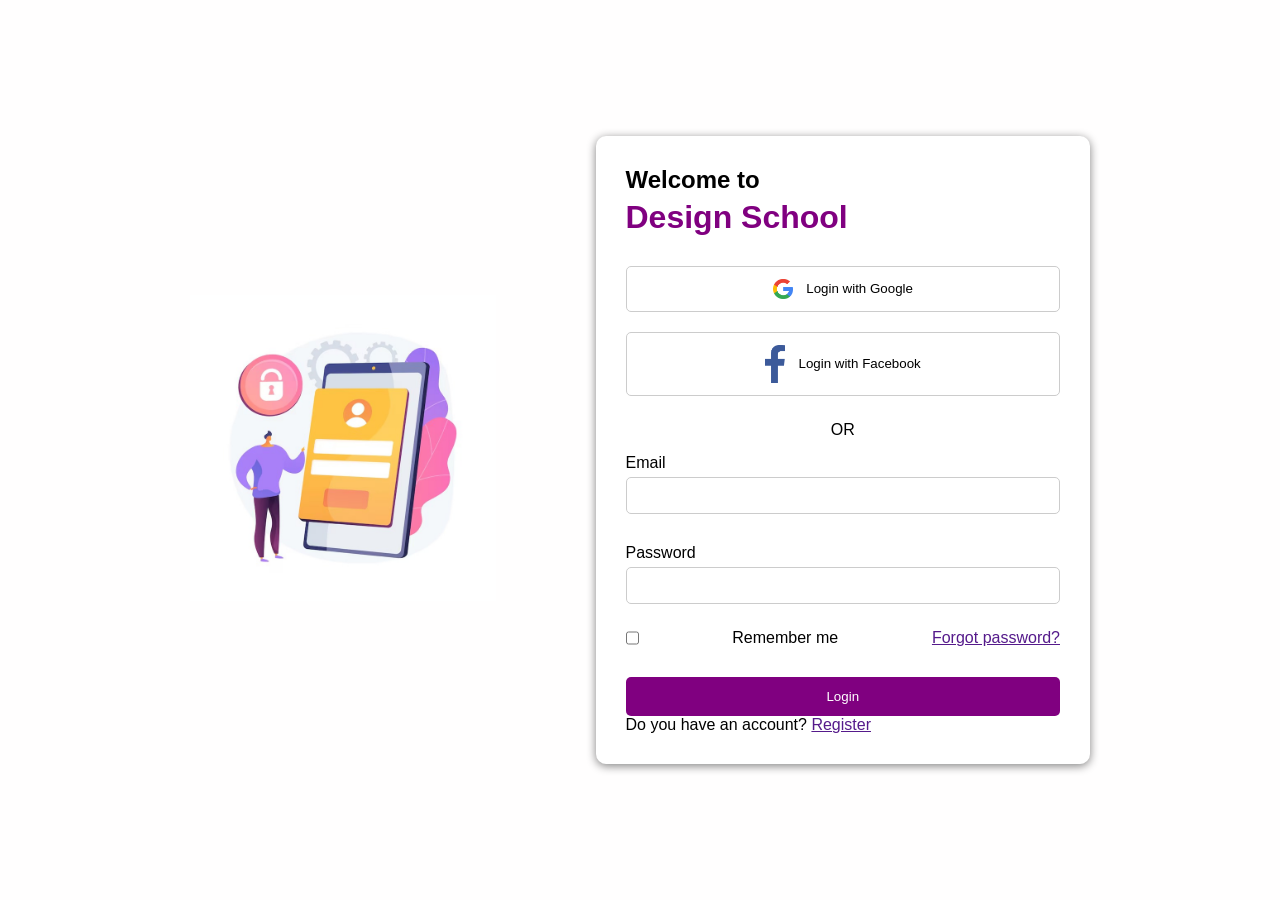
<file: day 1/index.html>
<!DOCTYPE html>
<html>

<head>
    <title>Login</title>
    <link rel="stylesheet" href="style.css">
</head>

<body>

    <div class="container">
        <div class="image-side">
            <img src="Class Work img.jpeg" alt="The background main image" title="background">
        </div>

        <div class="form-side">
            <h2>Welcome to</h2>
            <h1>Design School</h1>


            <button class="social-btn">
                <img src="google icon.png" alt="The google icon"> Login with Google
            </button>

            <button class="social-btn">
                <img src="facebook icon.png" alt="The facebook ic"> Login with Facebook
            </button>

            <span>OR</span>


            <form action="#" method="post">
                <div>
                    <label>Email</label>
                    <input type="text" name="email">
                </div>
                <div>
                    <label>Password</label>
                    <input type="password" name="password">
                </div>

                <div class="rem">
                    <input type="checkbox"> Remember me
                    <a href="">Forgot password?</a>
                </div>
                

                <input type="submit" name="login" value="Login">

            </form>
            <div>
                <p>Do you have an account? <a href="">Register</a></p>
            </div>
        </div>
    </div>
</body>

</html>
</file>
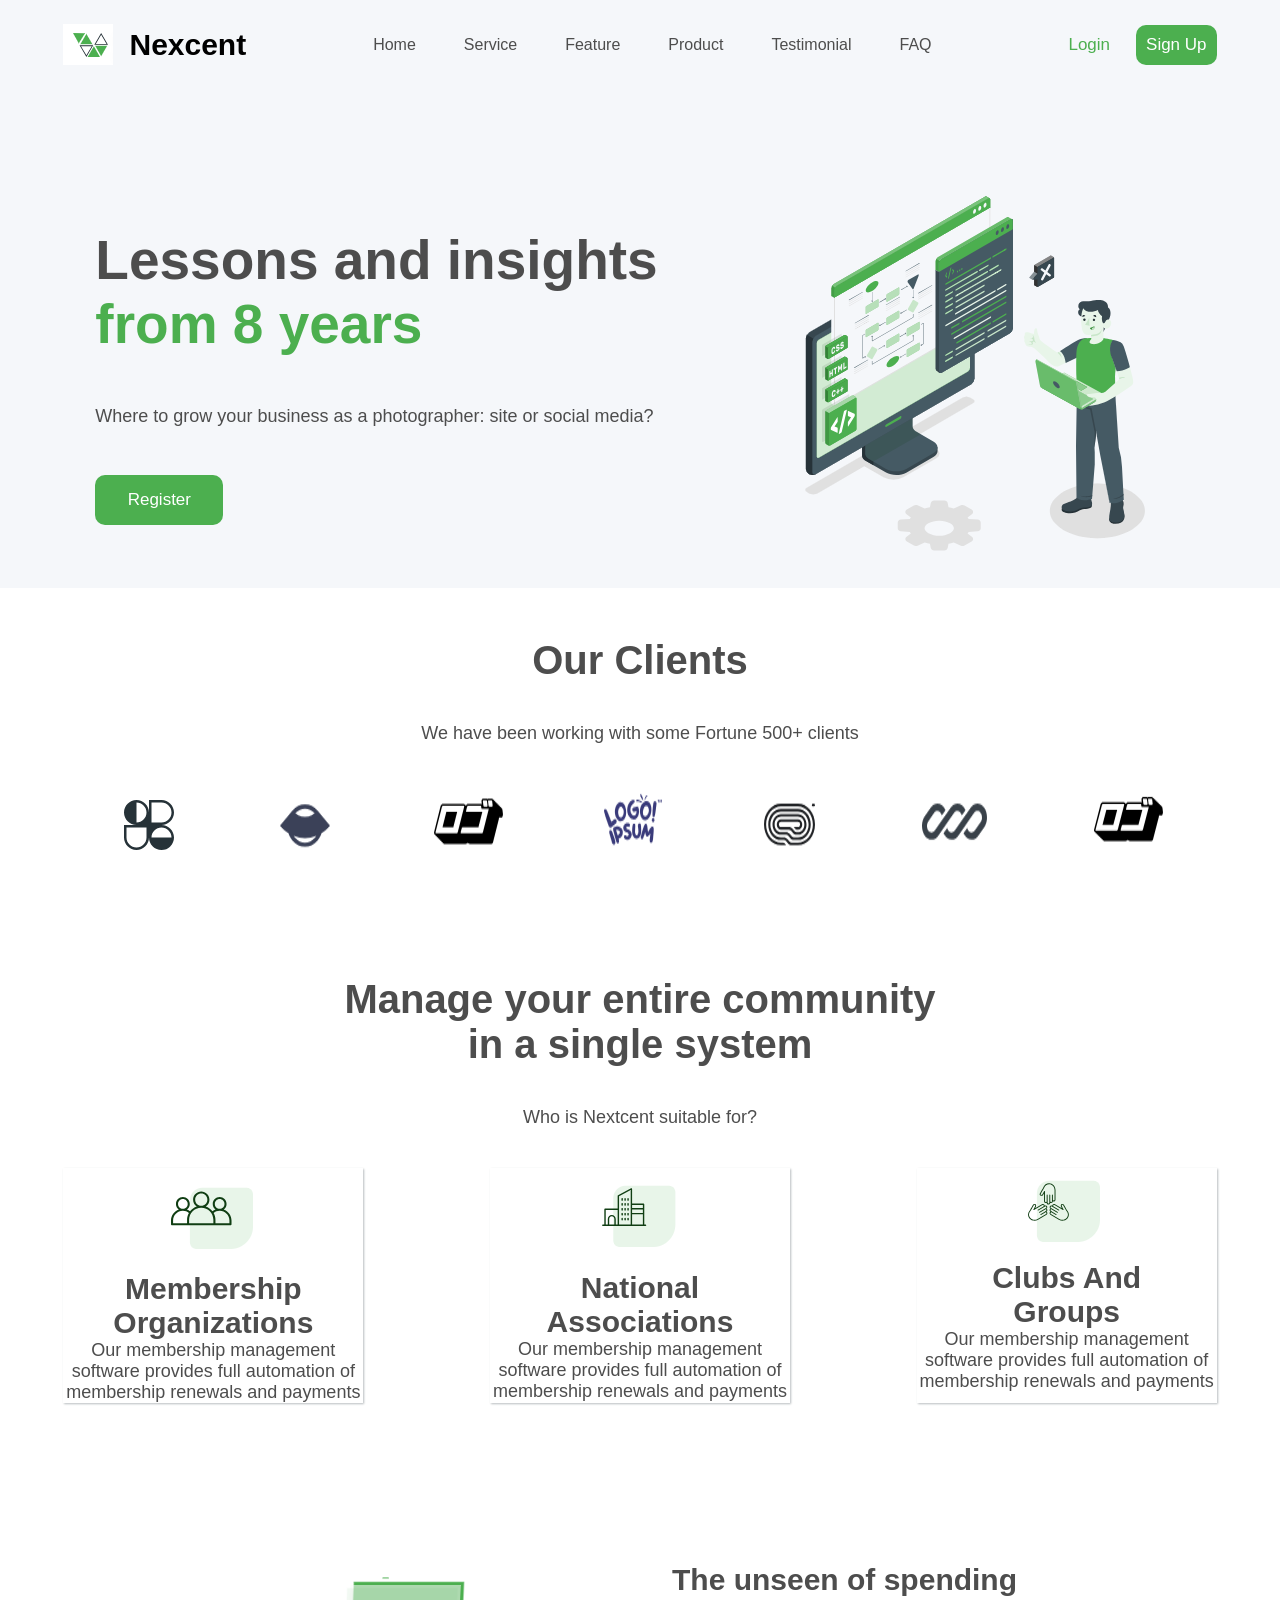
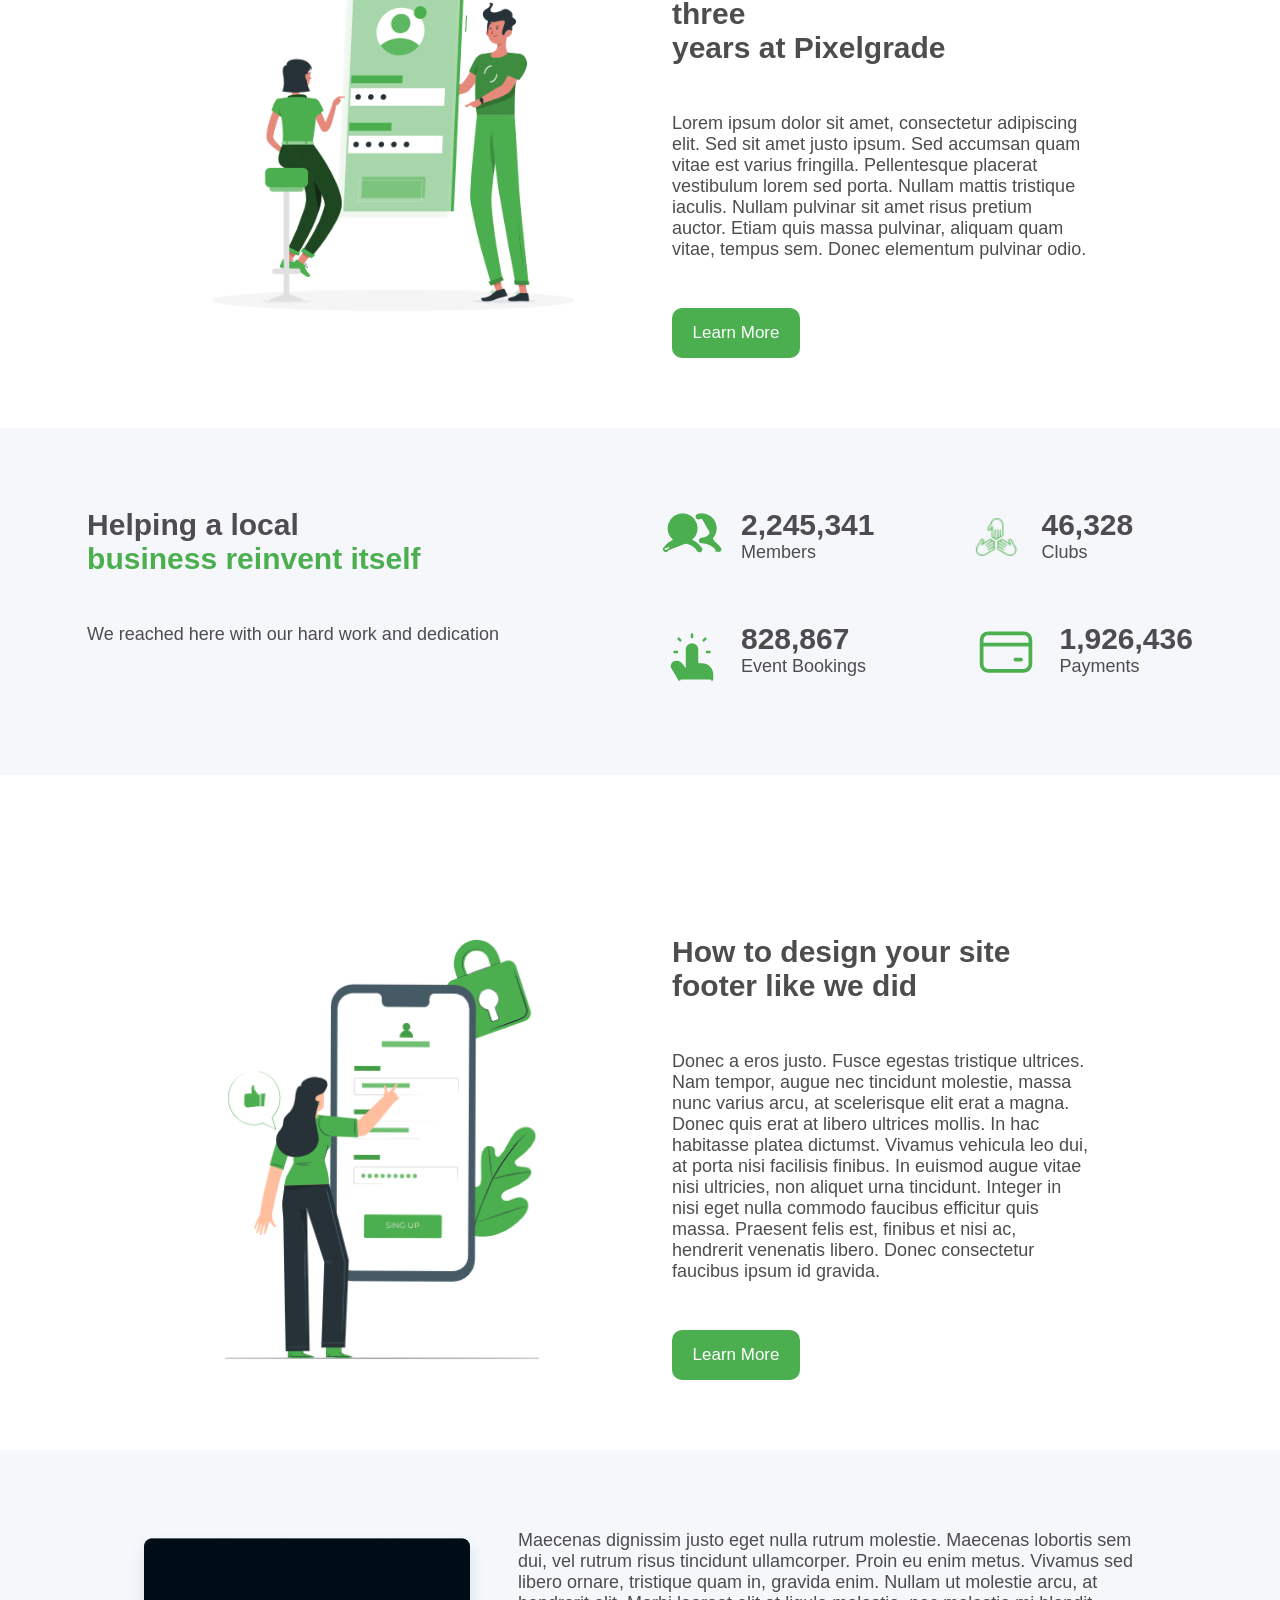
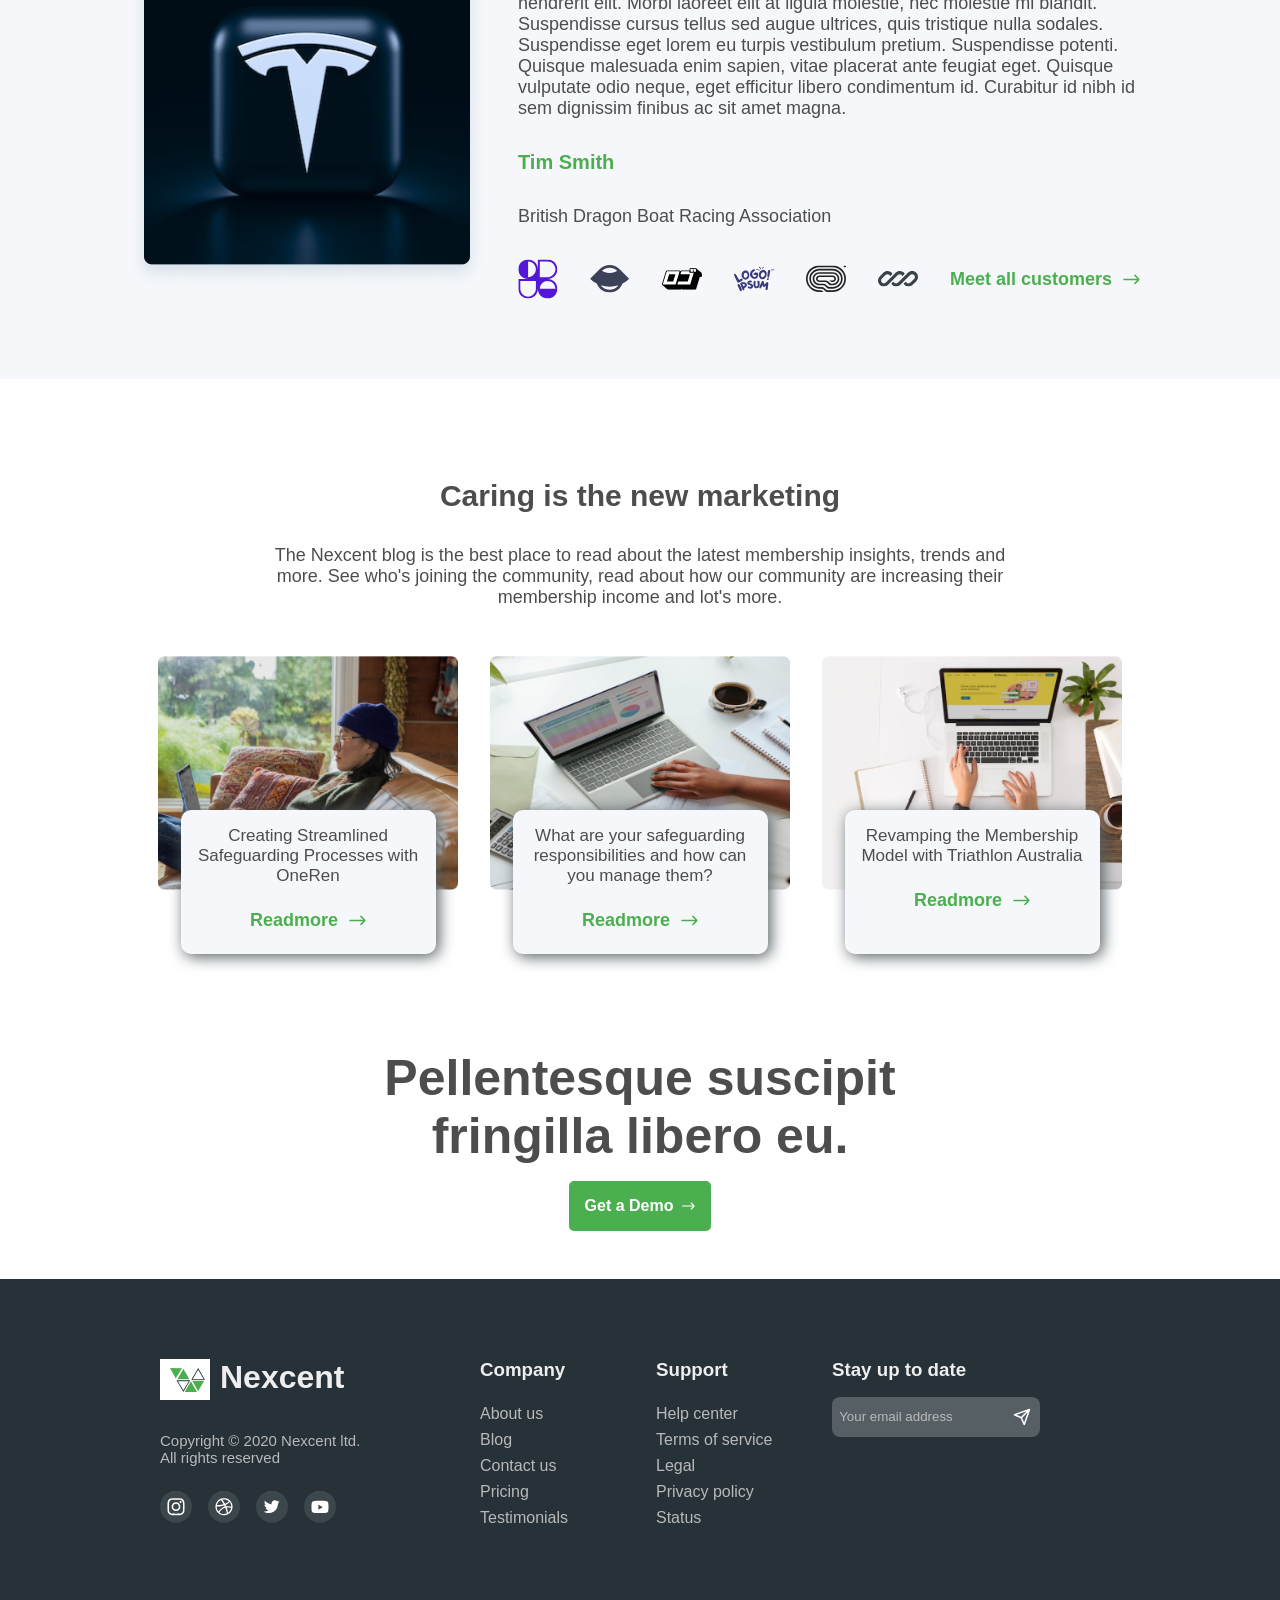
<file: day 14/index.html>
<!DOCTYPE html>
<html lang="en">

<head>
    <meta charset="UTF-8">
    <meta name="viewport" content="width=device-width, initial-scale=1.0">
    <title>Document</title>
    <link rel="stylesheet" href="style.css">
</head>

<body>
    <div class="top">
        <nav>
            <div class="nav-logo"><img src="images/logo.PNG" alt="">
                <h1>Nexcent</h1>
            </div>
            <div class="nav-links">
                <li id="home"><a href="">Home</a></li>
                <li id="service"><a href="">Service</a></li>
                <li id="feature"><a href="">Feature</a></li>
                <li id="product"><a href="">Product</a></li>
                <li id="testimonial"><a href="">Testimonial</a></li>
                <li id="faq"><a href="">FAQ</a></li>
            </div>
            <div class="nav-buttons">
                <button class="nav-login-button">Login</button>
                <button class="nav-signup-button">Sign Up</button>
            </div>
        </nav>

        <div class="hero">
            <div class="container">
                <div class="text-side">
                    <div class="lesson-text">
                        <h1>Lessons and insights <br><span>from 8 years</span></h1>
                    </div>
                    <p>Where to grow your business as a photographer: site or social media?</p>
                    <button class="register-button">Register</button>
                </div>
                <div class="pic-side">
                    <img src="images/img.PNG" alt="">
                </div>
            </div>
        </div>
    </div>

    <div class="client-section">
        <div class="our-client">
            <h1>Our Clients</h1>
            <p>We have been working with some Fortune 500+ clients</p>
        </div>
        <div class="client-imgs">
            <img src="images/client-1.PNG" alt="">
            <img src="images/client-2.PNG" alt="">
            <img src="images/client-3.PNG" alt="">
            <img src="images/client-4.PNG" alt="">
            <img src="images/client-5.PNG" alt="">
            <img src="images/client-6.PNG" alt="">
            <img src="images/client-7.PNG" alt="">
        </div>

        <div class="manage-community">
            <h1>Manage your entire community<br> in a single system</h1>
            <p>Who is Nextcent suitable for?</p>
        </div>

        <div class="membership">
            <div class="mem-org">
                <img src="images/member-pic.PNG" alt="">
                <h2>Membership<br>Organizations</h2>
                <p>Our membership management software provides full automation of membership renewals and payments</p>
            </div>
            <div class="national">
                <img src="images/national-association.PNG" alt="">
                <h2>National <br> Associations</h2>
                <p>Our membership management software provides full automation of membership renewals and payments</p>
            </div>
            <div class="clubsandgroup">
                <img src="images/clubs-and-groups.PNG" alt="">
                <h2>Clubs And <br> Groups</h2>
                <p>Our membership management software provides full automation of membership renewals and payments</p>
            </div>
        </div>

        <div class="pixelgrade">
            <div class="lowerpic-side">
                <img src="images/img2.PNG" alt="">
            </div>
            <div class="pixelunseen">
                <h1>The unseen of spending three<br> years at Pixelgrade</h1>
                <p>Lorem ipsum dolor sit amet, consectetur adipiscing elit. Sed sit amet justo ipsum. Sed accumsan quam
                    vitae est varius fringilla. Pellentesque placerat vestibulum lorem sed porta. Nullam mattis
                    tristique iaculis. Nullam pulvinar sit amet risus pretium auctor. Etiam quis massa pulvinar, aliquam
                    quam vitae, tempus sem. Donec elementum pulvinar odio.</p>
                <button class="learn-button">Learn More</button>
            </div>
        </div>
    </div>

    <div class="helping-section">
        <div class="help-business">
            <h1>Helping a local<br><span> business reinvent itself</span></h1>
            <p>We reached here with our hard work and dedication</p>
        </div>
        <div class="stats">
            <div class="members">
                <div class="logo-side">
                    <img src="images/members-logo.PNG" alt="">
                </div>
                <div class="num-side">
                    <h1>2,245,341</h1>
                    <p>Members</p>
                </div>
            </div>
            <div class="clubs">
                <div class="logo-side">
                    <img src="images/clubs-logo.PNG" alt="">
                </div>
                <div class="num-side">
                    <h1>46,328</h1>
                    <p>Clubs</p>
                </div>
            </div>
            <div class="event-book">
                <div class="logo-side">
                    <img src="images/event-logo.PNG" alt="">
                </div>
                <div class="num-side">
                    <h1>828,867</h1>
                    <p>Event Bookings</p>
                </div>
            </div>
            <div class="payments">
                <div class="logo-side">
                    <img src="images/payments-logo.PNG" alt="">
                </div>
                <div class="num-side">
                    <h1>1,926,436</h1>
                    <p>Payments</p>
                </div>
            </div>
        </div>
    </div>

    <div class="how-to-design">
        <div class="pixelgrade">
            <div class="lowerpic-side">
                <img src="images/how-to-design.PNG" alt="">
            </div>
            <div class="pixelunseen">
                <h1>How to design your site footer like we did</h1>
                <p>Donec a eros justo. Fusce egestas tristique ultrices. Nam tempor, augue nec tincidunt molestie, massa
                    nunc varius arcu, at scelerisque elit erat a magna. Donec quis erat at libero ultrices mollis. In
                    hac habitasse platea dictumst. Vivamus vehicula leo dui, at porta nisi facilisis finibus. In euismod
                    augue vitae nisi ultricies, non aliquet urna tincidunt. Integer in nisi eget nulla commodo faucibus
                    efficitur quis massa. Praesent felis est, finibus et nisi ac, hendrerit venenatis libero. Donec
                    consectetur faucibus ipsum id gravida.</p>
                <button class="learn-button">Learn More</button>
            </div>
        </div>
    </div>

    <div class="meet-customer-div">
        <div class="meet-customer">
            <div class="black-pic">
                <img src="images/black-logo.png" alt="">
            </div>
            <div class="meet-section">
                <div class="tim-smith-texts">
                    <p>Maecenas dignissim justo eget nulla rutrum molestie. Maecenas lobortis sem dui, vel rutrum risus
                        tincidunt ullamcorper. Proin eu enim metus. Vivamus sed libero ornare, tristique quam in,
                        gravida enim. Nullam ut molestie arcu, at hendrerit elit. Morbi laoreet elit at ligula molestie,
                        nec molestie mi blandit. Suspendisse cursus tellus sed augue ultrices, quis tristique nulla
                        sodales. Suspendisse eget lorem eu turpis vestibulum pretium. Suspendisse potenti. Quisque
                        malesuada enim sapien, vitae placerat ante feugiat eget. Quisque vulputate odio neque, eget
                        efficitur libero condimentum id. Curabitur id nibh id sem dignissim finibus ac sit amet magna.
                    </p>
                    <h5><span>Tim Smith</span></h5>
                    <p>British Dragon Boat Racing Association</p>
                </div>
                <div class="customers">
                    <div class="customer-logo">
                        <img src="images/customer1.svg" alt="">
                        <img src="images/customer2.svg" alt="">
                        <img src="images/customer3.svg" alt="">
                        <img src="images/customer4.svg" alt="">
                        <img src="images/customer5.svg" alt="">
                        <img src="images/customer6.svg" alt="">
                    </div>
                    <div class="meet-all">
                        <h5><span>Meet all customers</span></h5>
                        <img src="images/right arrow.svg" alt="">
                    </div>
                </div>
            </div>
        </div>
    </div>

    <div class="caring-section">
        <div class="caring-text">
            <h1>Caring is the new marketing</h1>
            <p>The Nexcent blog is the best place to read about the latest membership insights, trends and more. See
                who's joining the community, read about how our community are increasing their membership income and
                lot's more.​</p>
        </div>
        <div class="caring-pic-section">
            <div class="first-section">
                <img src="images/woman with pc.png" alt="" class="caring-images">
                <div class="text-box-one">
                    <p>Creating Streamlined Safeguarding Processes with OneRen</p>
                    <div class="read-more">
                        <h5><span>Readmore</span></h5>
                        <img src="images/right arrow.svg" alt="">
                    </div>
                </div>
            </div>
            <div class="second-section">
                <img src="images/hand on pc.png" alt="" class="caring-images">
                <div class="text-box-two">
                    <p>What are your safeguarding responsibilities and how can you manage them?</p>
                    <div class="read-more">
                        <h5><span>Readmore</span></h5>
                        <img src="images/right arrow.svg" alt="">
                    </div>
                </div>
            </div>
            <div class="third-section">
                <img src="images/hand on pc2.png" alt="" class="caring-images">
                <div class="text-box-three">
                    <p>Revamping the Membership Model with Triathlon Australia</p>
                    <div class="read-more">
                        <h5><span>Readmore</span></h5>
                        <img src="images/right arrow.svg" alt="">
                    </div>
                </div>
            </div>
        </div>
    </div>

    <div class="demo-section">
        <h1>Pellentesque suscipit<br> fringilla libero eu.</h1>
        <div class="demo-button">
            <h5>Get a Demo</h5>
            <img src="images/white right arrow.svg" alt="">
        </div>

    </div>

    <footer>
        <div class="logo-section">
            <div class="footer-logo">
                <img src="images/logo.PNG" alt="">
                <h1>Nexcent</h1>
            </div>
            <div class="copyright">
                <p>Copyright © 2020 Nexcent ltd.</p>
                <p>All rights reserved</p>
            </div>
            <div class="socials">
                <img src="images/Social Icons insta.svg" alt="">
                <img src="images/Social Icons (2).svg" alt="">
                <img src="images/Social Icons x.svg" alt="">
                <img src="images/Social Icons yt.svg" alt="">
            </div>
        </div>
        <div class="details">
            <div class="column-head">
                <h3>Company</h3>
            </div>
            <div class="column-items">
                <p>About us</p>
                <p>Blog</p>
                <p>Contact us</p>
                <p>Pricing</p>
                <p>Testimonials</p>
            </div>
        </div>
        <div class="details">
            <div class="column-head">
                <h3>Support</h3>
            </div>
            <div class="column-items">
                <p>Help center</p>
                <p>Terms of service</p>
                <p>Legal</p>
                <p>Privacy policy</p>
                <p>Status</p>
            </div>
        </div>
        <div class="up-to-date">
            <div class="column-head">
                <h3>Stay up to date</h3>
            </div>
            <div class="footer-input">
                <input type="email" id="email" class="email-input" placeholder="  Your email address">
                <img src="images/send.svg" alt="">
            </div>
        </div>
    </footer>

</body>

</html>
</file>
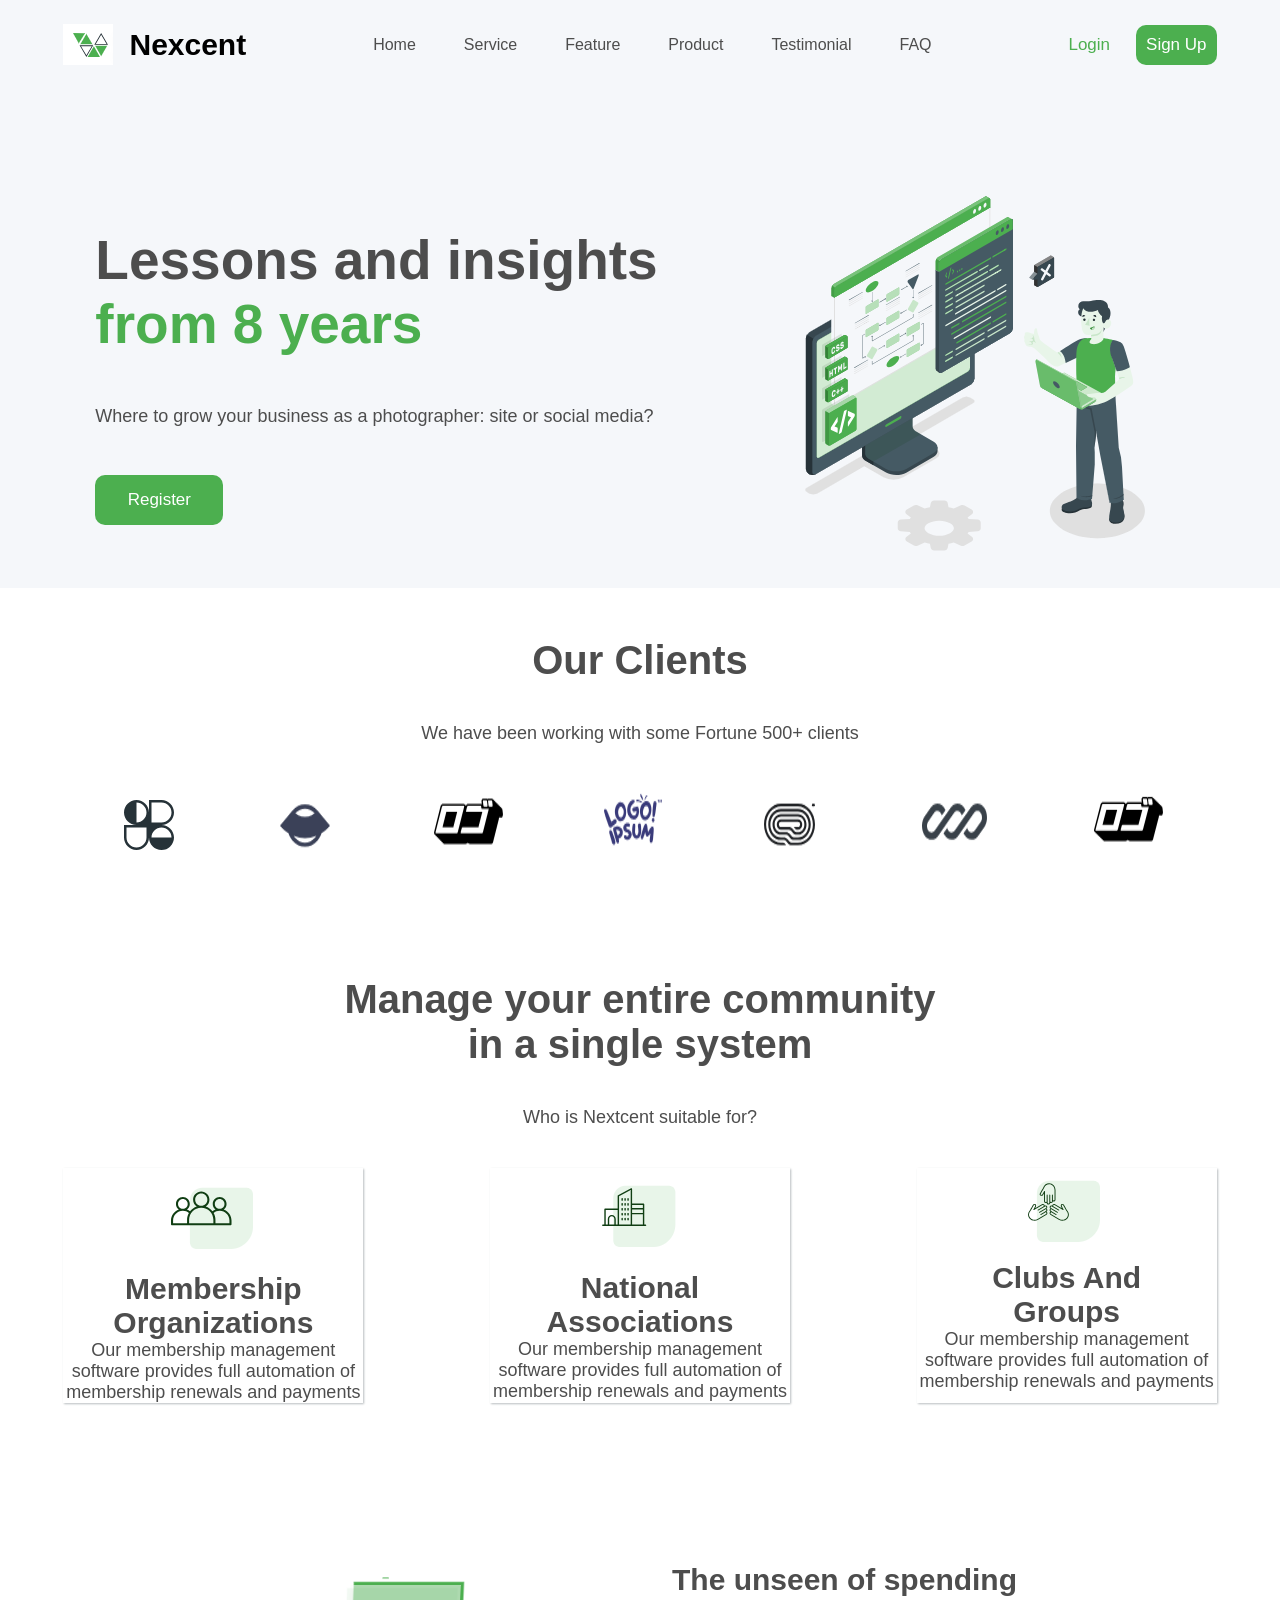
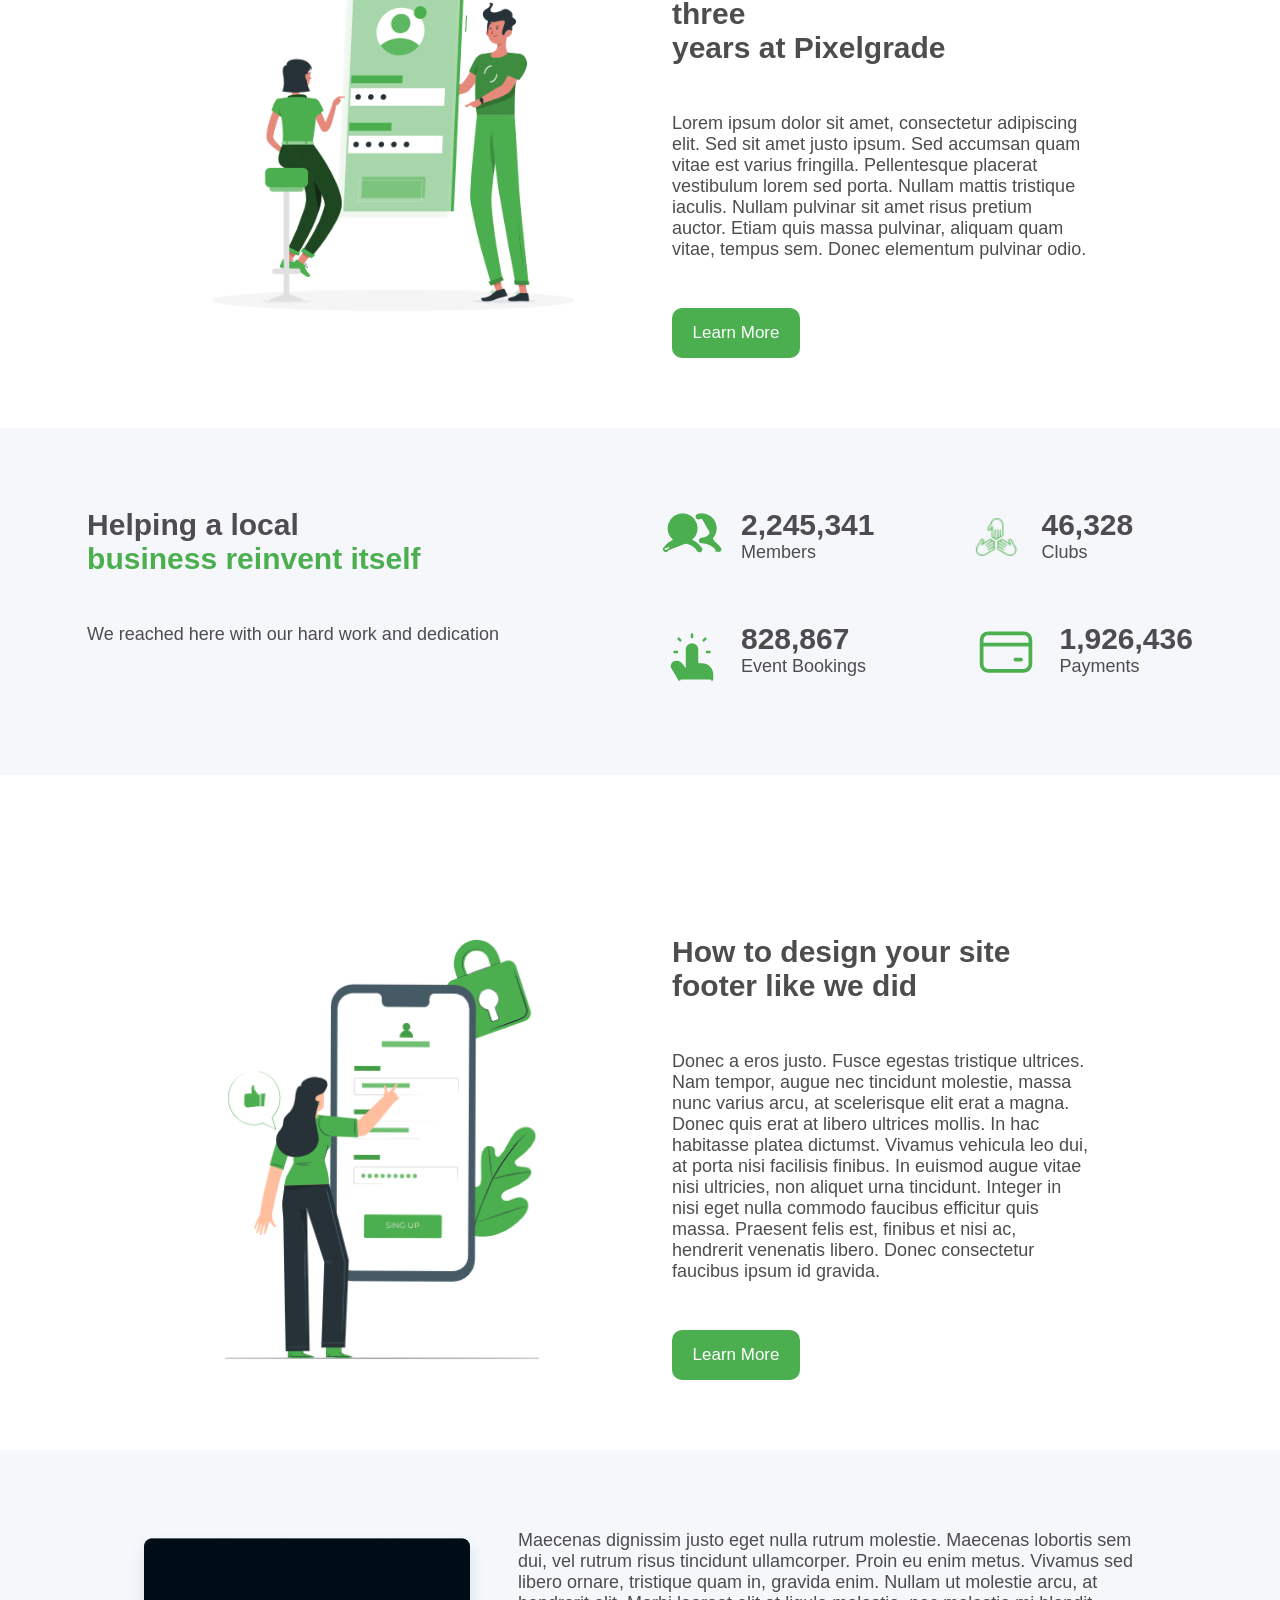
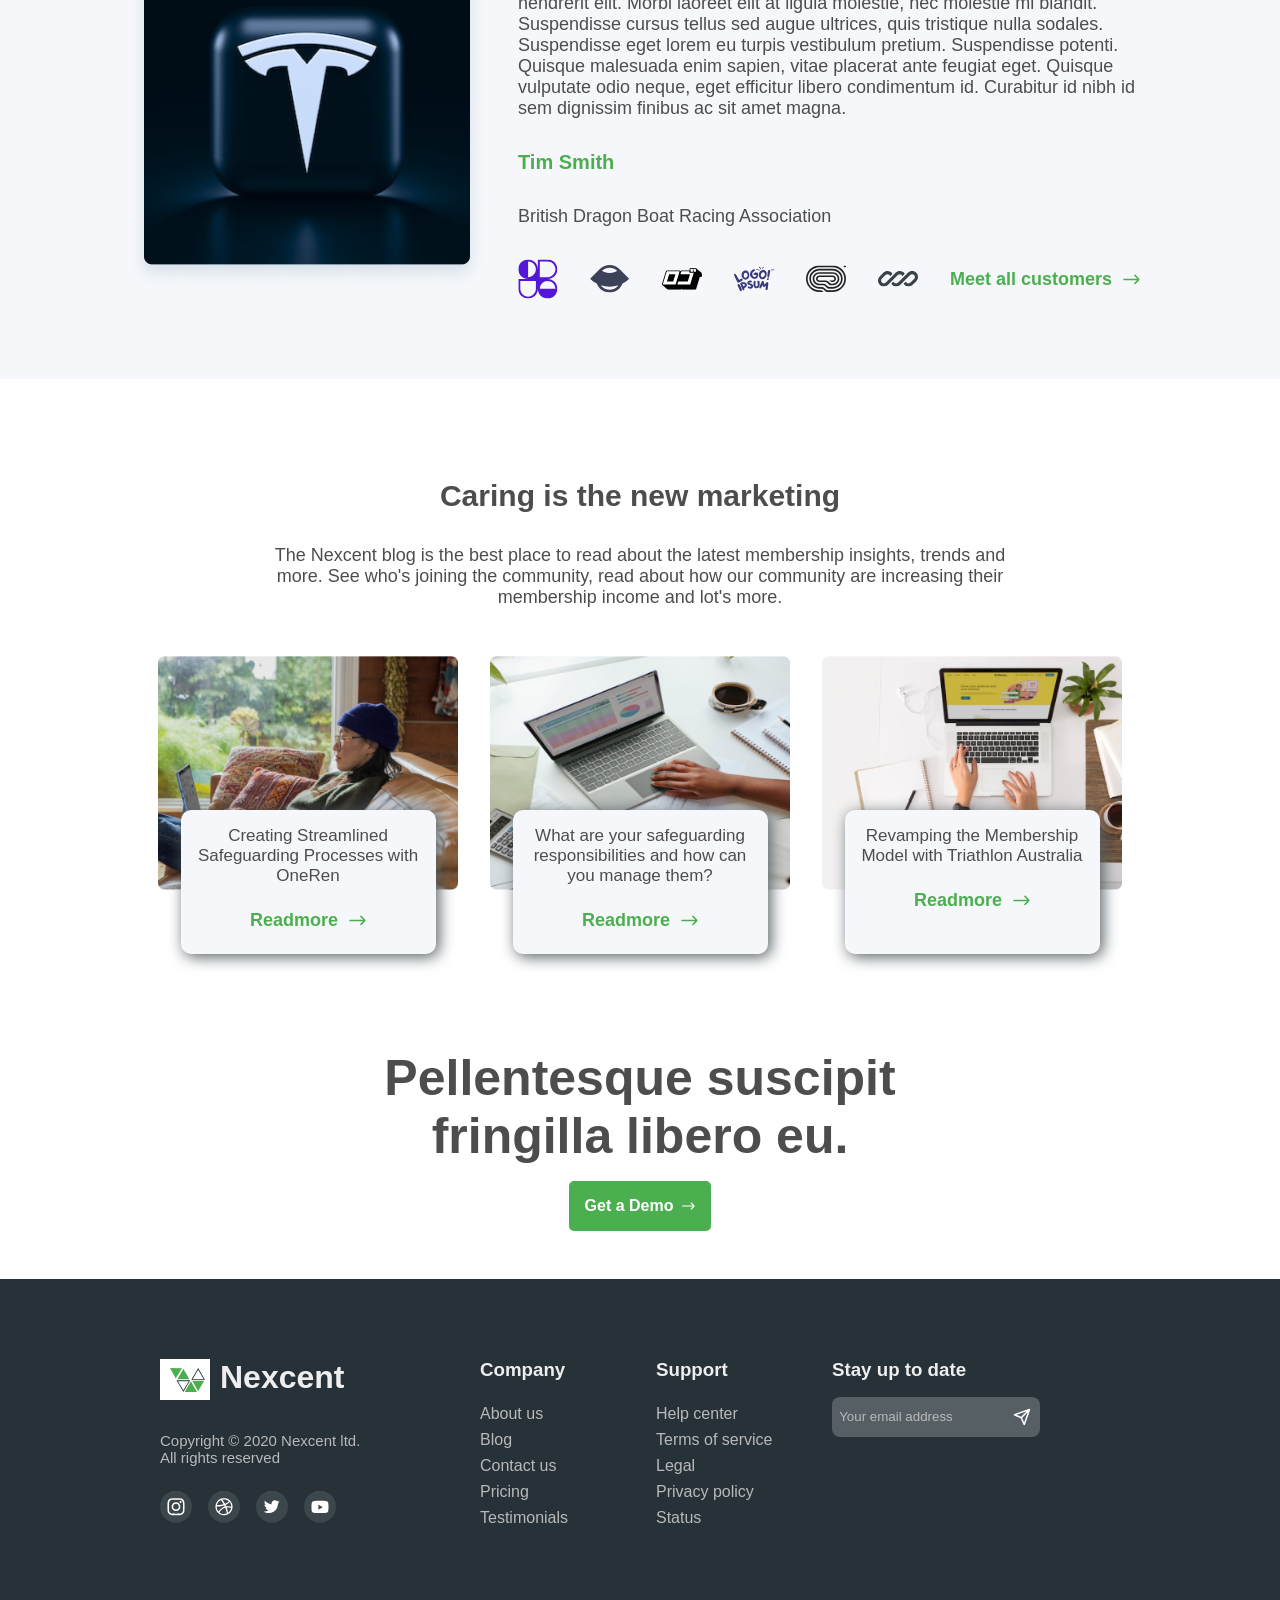
<file: day 15/index.html>
<!DOCTYPE html>
<html lang="en">

<head>
    <meta charset="UTF-8">
    <meta name="viewport" content="width=device-width, initial-scale=1.0">
    <title>Document</title>
    <link rel="stylesheet" href="style.css">
</head>

<body>
    <div class="top">
        <nav>
            <div class="nav-logo"><img src="images/logo.PNG" alt="">
                <h1>Nexcent</h1>
            </div>
            <input type="checkbox" id="check" class="check-box">

            <label for="check" class="check-label">
                <span class="check-span"></span>
                <span class="check-span"></span>
                <span class="check-span"></span>
            </label>

            <div class="nav-links">
                <li id="home"><a href="">Home</a></li>
                <li id="service"><a href="">Service</a></li>
                <li id="feature"><a href="">Feature</a></li>
                <li id="product"><a href="">Product</a></li>
                <li id="testimonial"><a href="">Testimonial</a></li>
                <li id="faq"><a href="">FAQ</a></li>
            </div>
            <div class="nav-buttons">
                <button class="nav-login-button">Login</button>
                <button class="nav-signup-button">Sign Up</button>
            </div>
            
        </nav>

        <div class="hero">
            <div class="container">
                <div class="text-side">
                    <div class="lesson-text">
                        <h1>Lessons and insights <br><span>from 8 years</span></h1>
                    </div>
                    <p>Where to grow your business as a photographer: site or social media?</p>
                    <button class="register-button">Register</button>
                </div>
                <div class="pic-side">
                    <img src="images/img.PNG" alt="">
                </div>
            </div>
        </div>
    </div>

    <div class="client-section">
        <div class="our-client">
            <h1>Our Clients</h1>
            <p>We have been working with some Fortune 500+ clients</p>
        </div>
        <div class="client-imgs">
            <img src="images/client-1.PNG" alt="">
            <img src="images/client-2.PNG" alt="">
            <img src="images/client-3.PNG" alt="">
            <img src="images/client-4.PNG" alt="">
            <img src="images/client-5.PNG" alt="">
            <img src="images/client-6.PNG" alt="">
            <img src="images/client-7.PNG" alt="">
        </div>

        <div class="manage-community">
            <h1>Manage your entire community<br> in a single system</h1>
            <p>Who is Nextcent suitable for?</p>
        </div>

        <div class="membership">
            <div class="mem-org">
                <img src="images/member-pic.PNG" alt="">
                <h2>Membership<br>Organizations</h2>
                <p>Our membership management software provides full automation of membership renewals and payments</p>
            </div>
            <div class="national">
                <img src="images/national-association.PNG" alt="">
                <h2>National <br> Associations</h2>
                <p>Our membership management software provides full automation of membership renewals and payments</p>
            </div>
            <div class="clubsandgroup">
                <img src="images/clubs-and-groups.PNG" alt="">
                <h2>Clubs And <br> Groups</h2>
                <p>Our membership management software provides full automation of membership renewals and payments</p>
            </div>
        </div>

        <div class="pixelgrade">
            <div class="lowerpic-side">
                <img src="images/img2.PNG" alt="">
            </div>
            <div class="pixelunseen">
                <h1>The unseen of spending three<br> years at Pixelgrade</h1>
                <p>Lorem ipsum dolor sit amet, consectetur adipiscing elit. Sed sit amet justo ipsum. Sed accumsan quam
                    vitae est varius fringilla. Pellentesque placerat vestibulum lorem sed porta. Nullam mattis
                    tristique iaculis. Nullam pulvinar sit amet risus pretium auctor. Etiam quis massa pulvinar, aliquam
                    quam vitae, tempus sem. Donec elementum pulvinar odio.</p>
                <button class="learn-button">Learn More</button>
            </div>
        </div>
    </div>

    <div class="helping-section">
        <div class="help-business">
            <h1>Helping a local<br><span> business reinvent itself</span></h1>
            <p>We reached here with our hard work and dedication</p>
        </div>
        <div class="stats">
            <div class="members">
                <div class="logo-side">
                    <img src="images/members-logo.PNG" alt="">
                </div>
                <div class="num-side">
                    <h1>2,245,341</h1>
                    <p>Members</p>
                </div>
            </div>
            <div class="clubs">
                <div class="logo-side">
                    <img src="images/clubs-logo.PNG" alt="">
                </div>
                <div class="num-side">
                    <h1>46,328</h1>
                    <p>Clubs</p>
                </div>
            </div>
            <div class="event-book">
                <div class="logo-side">
                    <img src="images/event-logo.PNG" alt="">
                </div>
                <div class="num-side">
                    <h1>828,867</h1>
                    <p>Event Bookings</p>
                </div>
            </div>
            <div class="payments">
                <div class="logo-side">
                    <img src="images/payments-logo.PNG" alt="">
                </div>
                <div class="num-side">
                    <h1>1,926,436</h1>
                    <p>Payments</p>
                </div>
            </div>
        </div>
    </div>

    <div class="how-to-design">
        <div class="pixelgrade">
            <div class="lowerpic-side">
                <img src="images/how-to-design.PNG" alt="">
            </div>
            <div class="pixelunseen">
                <h1>How to design your site footer like we did</h1>
                <p>Donec a eros justo. Fusce egestas tristique ultrices. Nam tempor, augue nec tincidunt molestie, massa
                    nunc varius arcu, at scelerisque elit erat a magna. Donec quis erat at libero ultrices mollis. In
                    hac habitasse platea dictumst. Vivamus vehicula leo dui, at porta nisi facilisis finibus. In euismod
                    augue vitae nisi ultricies, non aliquet urna tincidunt. Integer in nisi eget nulla commodo faucibus
                    efficitur quis massa. Praesent felis est, finibus et nisi ac, hendrerit venenatis libero. Donec
                    consectetur faucibus ipsum id gravida.</p>
                <button class="learn-button">Learn More</button>
            </div>
        </div>
    </div>

    <div class="meet-customer-div">
        <div class="meet-customer">
            <div class="black-pic">
                <img src="images/black-logo.png" alt="">
            </div>
            <div class="meet-section">
                <div class="tim-smith-texts">
                    <p>Maecenas dignissim justo eget nulla rutrum molestie. Maecenas lobortis sem dui, vel rutrum risus
                        tincidunt ullamcorper. Proin eu enim metus. Vivamus sed libero ornare, tristique quam in,
                        gravida enim. Nullam ut molestie arcu, at hendrerit elit. Morbi laoreet elit at ligula molestie,
                        nec molestie mi blandit. Suspendisse cursus tellus sed augue ultrices, quis tristique nulla
                        sodales. Suspendisse eget lorem eu turpis vestibulum pretium. Suspendisse potenti. Quisque
                        malesuada enim sapien, vitae placerat ante feugiat eget. Quisque vulputate odio neque, eget
                        efficitur libero condimentum id. Curabitur id nibh id sem dignissim finibus ac sit amet magna.
                    </p>
                    <h5><span>Tim Smith</span></h5>
                    <p>British Dragon Boat Racing Association</p>
                </div>
                <div class="customers">
                    <div class="customer-logo">
                        <img src="images/customer1.svg" alt="">
                        <img src="images/customer2.svg" alt="">
                        <img src="images/customer3.svg" alt="">
                        <img src="images/customer4.svg" alt="">
                        <img src="images/customer5.svg" alt="">
                        <img src="images/customer6.svg" alt="">
                    </div>
                    <div class="meet-all">
                        <h5><span>Meet all customers</span></h5>
                        <img src="images/right arrow.svg" alt="">
                    </div>
                </div>
            </div>
        </div>
    </div>

    <div class="caring-section">
        <div class="caring-text">
            <h1>Caring is the new marketing</h1>
            <p>The Nexcent blog is the best place to read about the latest membership insights, trends and more. See
                who's joining the community, read about how our community are increasing their membership income and
                lot's more.​</p>
        </div>
        <div class="caring-pic-section">
            <div class="first-section">
                <img src="images/woman with pc.png" alt="" class="caring-images">
                <div class="text-box-one">
                    <p>Creating Streamlined Safeguarding Processes with OneRen</p>
                    <div class="read-more">
                        <h5><span>Readmore</span></h5>
                        <img src="images/right arrow.svg" alt="">
                    </div>
                </div>
            </div>
            <div class="second-section">
                <img src="images/hand on pc.png" alt="" class="caring-images">
                <div class="text-box-two">
                    <p>What are your safeguarding responsibilities and how can you manage them?</p>
                    <div class="read-more">
                        <h5><span>Readmore</span></h5>
                        <img src="images/right arrow.svg" alt="">
                    </div>
                </div>
            </div>
            <div class="third-section">
                <img src="images/hand on pc2.png" alt="" class="caring-images">
                <div class="text-box-three">
                    <p>Revamping the Membership Model with Triathlon Australia</p>
                    <div class="read-more">
                        <h5><span>Readmore</span></h5>
                        <img src="images/right arrow.svg" alt="">
                    </div>
                </div>
            </div>
        </div>
    </div>

    <div class="demo-section">
        <h1>Pellentesque suscipit<br> fringilla libero eu.</h1>
        <div class="demo-button">
            <h5>Get a Demo</h5>
            <img src="images/white right arrow.svg" alt="">
        </div>

    </div>

    <footer>
        <div class="logo-section">
            <div class="footer-logo">
                <img src="images/logo.PNG" alt="">
                <h1>Nexcent</h1>
            </div>
            <div class="copyright">
                <p>Copyright © 2020 Nexcent ltd.</p>
                <p>All rights reserved</p>
            </div>
            <div class="socials">
                <img src="images/Social Icons insta.svg" alt="">
                <img src="images/Social Icons (2).svg" alt="">
                <img src="images/Social Icons x.svg" alt="">
                <img src="images/Social Icons yt.svg" alt="">
            </div>
        </div>
        <div class="details">
            <div class="column-head">
                <h3>Company</h3>
            </div>
            <div class="column-items">
                <p>About us</p>
                <p>Blog</p>
                <p>Contact us</p>
                <p>Pricing</p>
                <p>Testimonials</p>
            </div>
        </div>
        <div class="details">
            <div class="column-head">
                <h3>Support</h3>
            </div>
            <div class="column-items">
                <p>Help center</p>
                <p>Terms of service</p>
                <p>Legal</p>
                <p>Privacy policy</p>
                <p>Status</p>
            </div>
        </div>
        <div class="up-to-date">
            <div class="column-head">
                <h3>Stay up to date</h3>
            </div>
            <div class="footer-input">
                <input type="email" id="email" class="email-input" placeholder="  Your email address">
                <img src="images/send.svg" alt="">
            </div>
        </div>
    </footer>

</body>

</html>
</file>
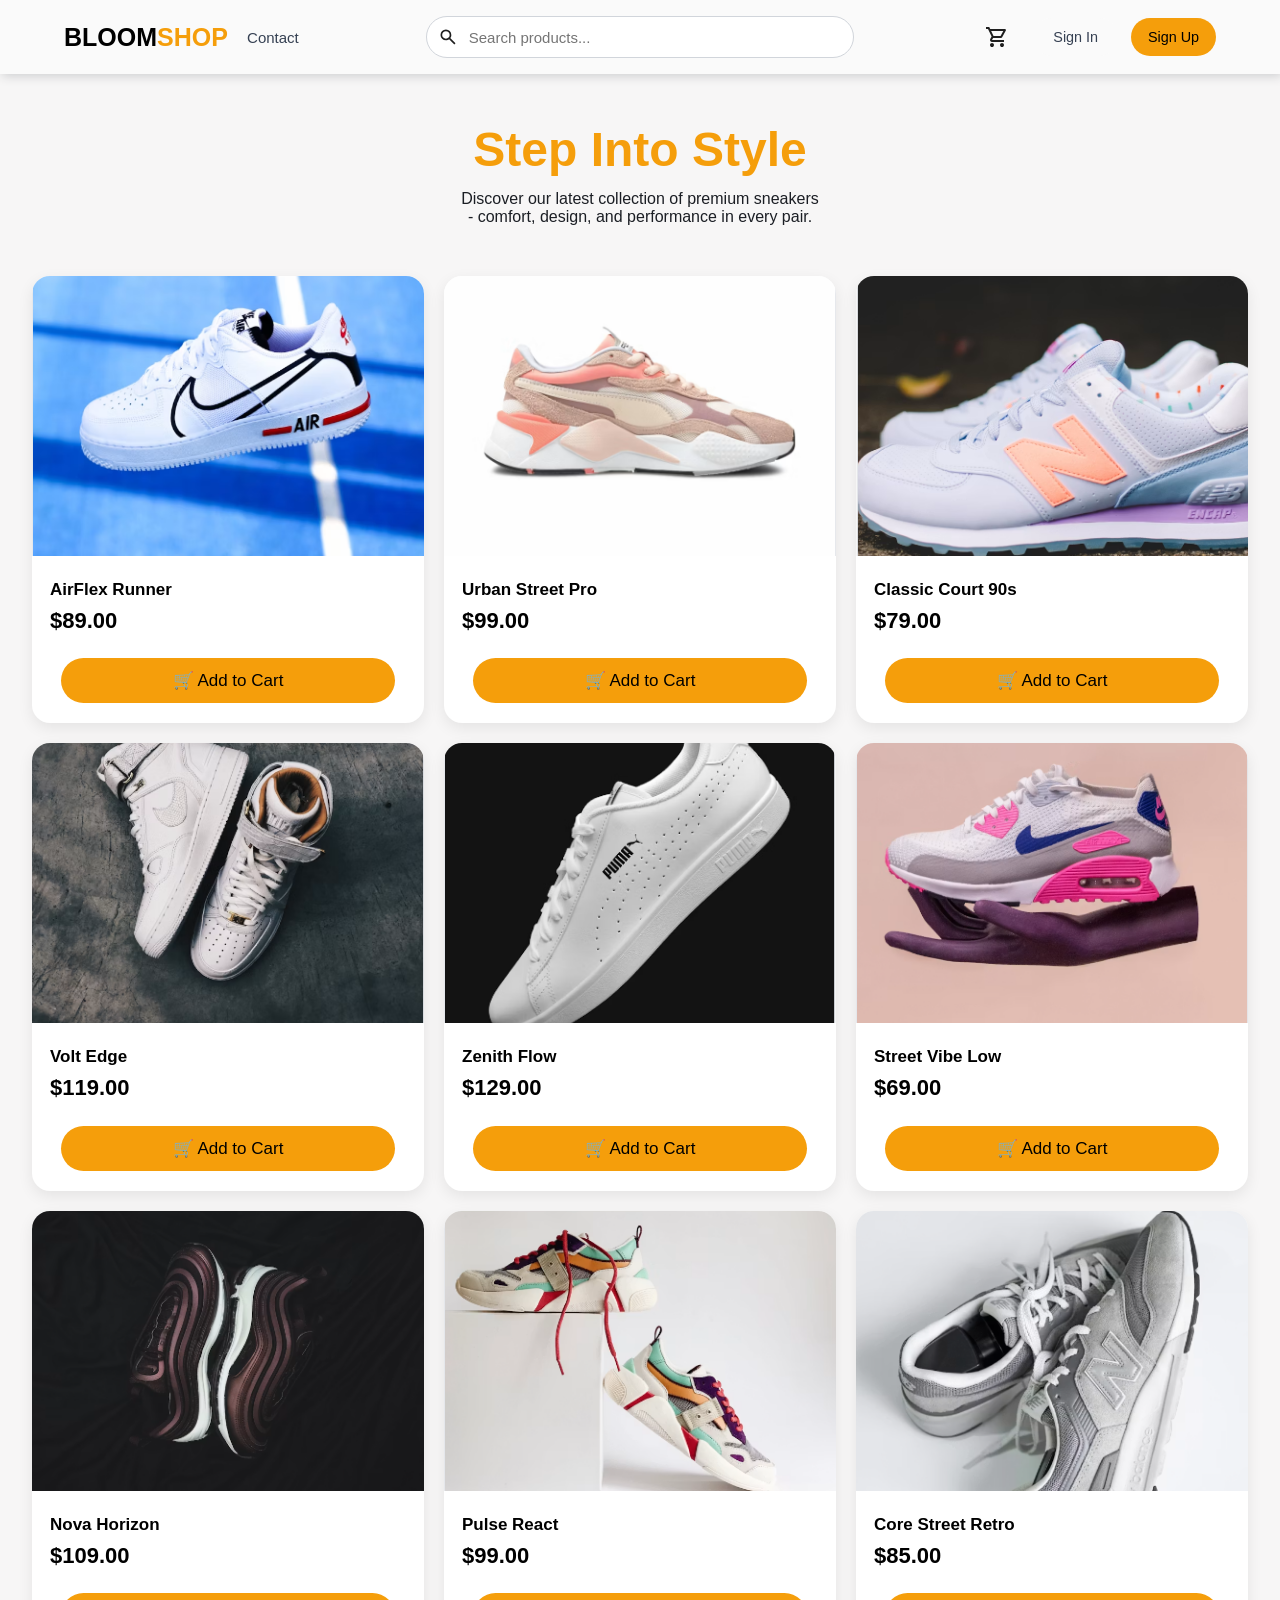
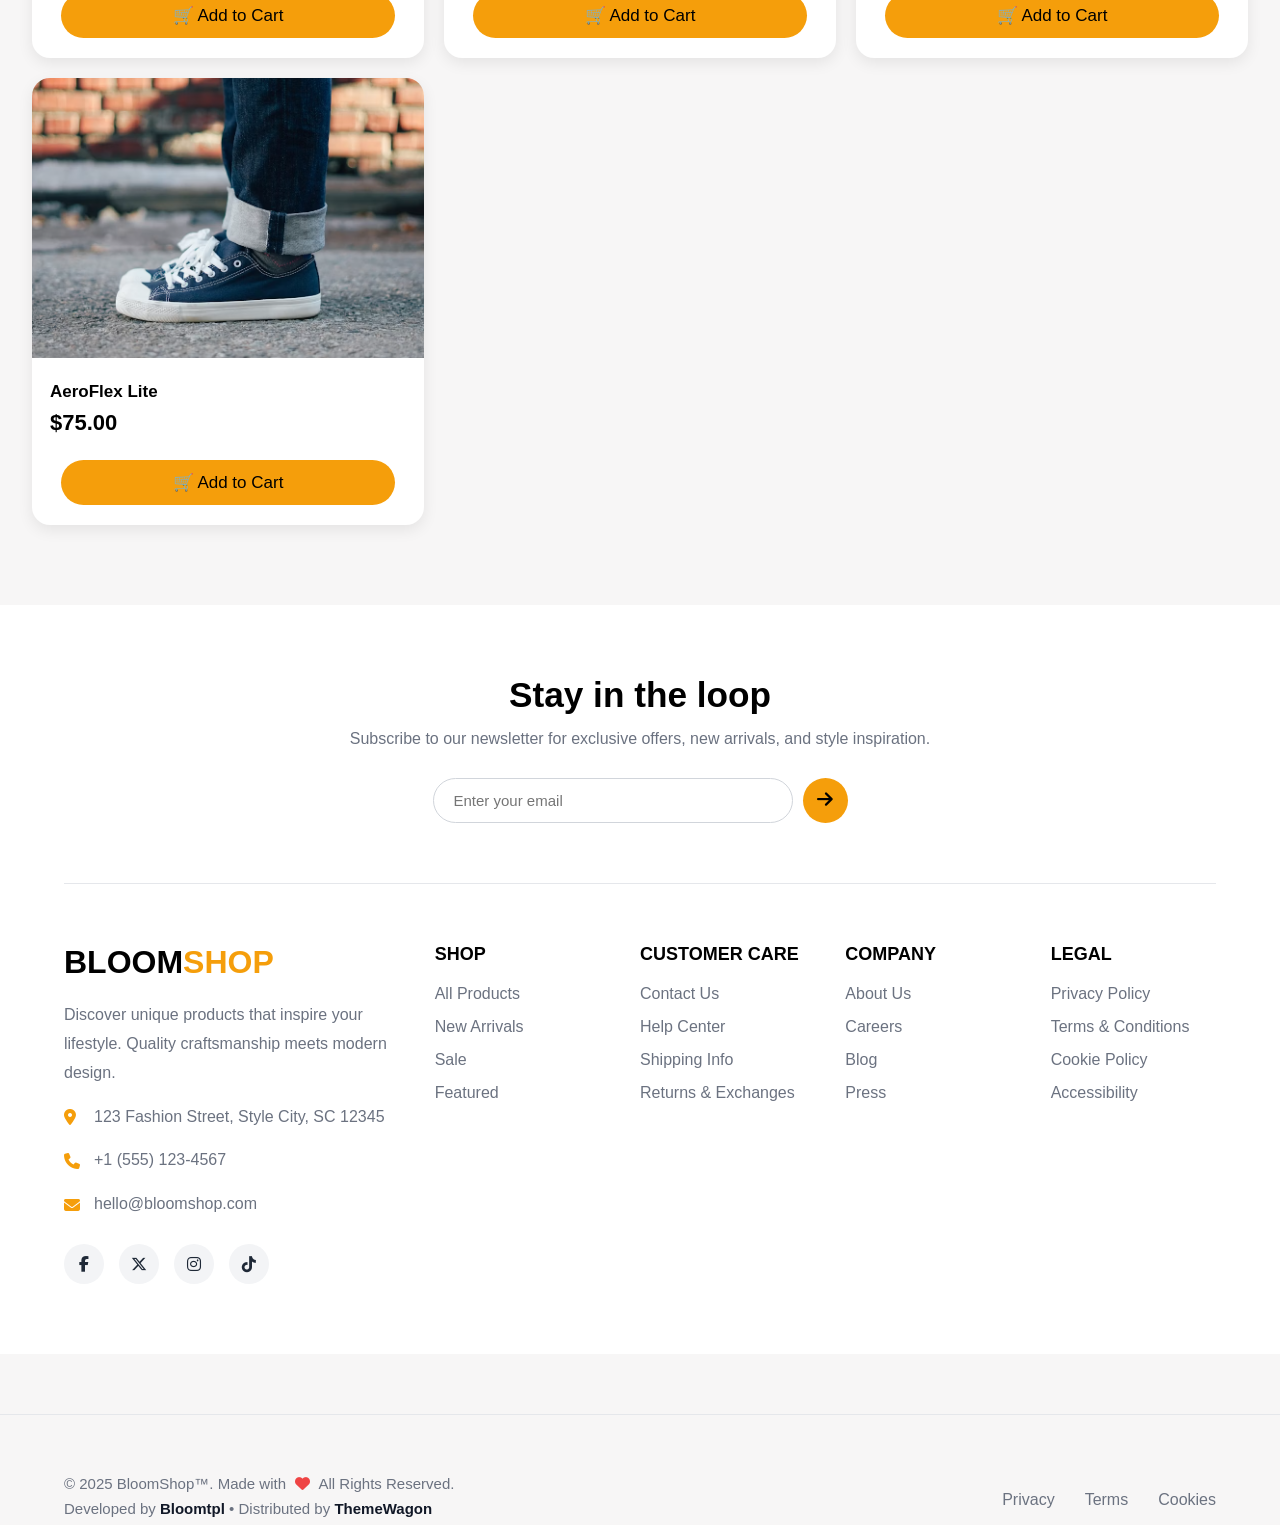
<file: day 16/index.html>
<!DOCTYPE html>
<html lang="en">

<head>
    <meta charset="UTF-8">
    <meta name="viewport" content="width=device-width, initial-scale=1.0">
    <title>bloom_shop</title>
    <link rel="stylesheet" href="https://cdnjs.cloudflare.com/ajax/libs/font-awesome/6.7.2/css/all.min.css">
    <link rel="stylesheet" href="style.css">

</head>

<body>
    <header>
        <nav>
            <div class="nav-brand-name">
                <h1>BLOOM<span>SHOP</span></h1>
                <p>Contact</p>
            </div>
            <input type="checkbox" id="check" class="check-box">

            <label for="check" class="check-label">
                <span class="check-span"></span>
                <span class="check-span"></span>
                <span class="check-span"></span>
            </label>
            <div class="search-box">
                <div class="nav-input-div">
                    <img src="assets/search icon.svg" alt="">
                    <input type="text" class="nav-input" placeholder="Search products...">
                </div>

            </div>
            <div class="nav-buttons-cart">
                <img src="assets/shopping-cart.svg" alt="shopping-cart">
                <div class="nav-buttons">
                    <button class="nav-signin-btn">Sign In</button>
                    <button class="nav-signup-btn">Sign Up</button>
                </div>
            </div>
        </nav>
    </header>

    <div class="hero">
        <h1><span>Step Into Style</span></h1>
        <p>Discover our latest collection of premium sneakers<br> - comfort, design, and performance in every pair.</p>
    </div>

    <div class="container">
        <div class="items">
            <div class="box">
                <div class="card-image">
                    <img src="assets/shoe1.PNG" alt="">
                </div>
                <h3>AirFlex Runner</h3>
                <p>$89.00</p>
                <button class="cart-btn">
                    🛒 Add to Cart
                </button>
            </div>
            <div class="box">
                <div class="card-image">
                    <img src="assets/shoe2.PNG" alt="">
                </div>
                <h3>Urban Street Pro</h3>
                <p>$99.00</p>
                <button class="cart-btn">
                    🛒 Add to Cart
                </button>
            </div>
            <div class="box">
                <div class="card-image">
                    <img src="assets/shoe3.PNG" alt="">
                </div>
                <h3>Classic Court 90s</h3>
                <p>$79.00</p>
                <button class="cart-btn">
                    🛒 Add to Cart
                </button>
            </div>
            <div class="box">
                <div class="card-image">
                    <img src="assets/shoe4.PNG" alt="">
                </div>
                <h3>Volt Edge</h3>
                <p>$119.00</p>
                <button class="cart-btn">
                    🛒 Add to Cart
                </button>
            </div>

            <div class="box">
                <div class="card-image">
                    <img src="assets/shoe5.PNG" alt="">
                </div>
                <h3>Zenith Flow</h3>
                <p>$129.00</p>
                <button class="cart-btn">
                    🛒 Add to Cart
                </button>
            </div>
            <div class="box">
                <div class="card-image">
                    <img src="assets/shoe6.PNG" alt="">
                </div>
                <h3>Street Vibe Low</h3>
                <p>$69.00</p>
                <button class="cart-btn">
                    🛒 Add to Cart
                </button>
            </div>
            <div class="box">
                <div class="card-image">
                    <img src="assets/shoe7.PNG" alt="">
                </div>
                <h3>Nova Horizon</h3>
                <p>$109.00</p>
                <button class="cart-btn">
                    🛒 Add to Cart
                </button>
            </div>
            <div class="box">
                <div class="card-image">
                    <img src="assets/shoe8.PNG" alt="">
                </div>
                <h3>Pulse React</h3>
                <p>$99.00</p>
                <button class="cart-btn">
                    🛒 Add to Cart
                </button>
            </div>
            <div class="box">
                <div class="card-image">
                    <img src="assets/shoe9.PNG" alt="">
                </div>
                <h3>Core Street Retro</h3>
                <p>$85.00</p>
                <button class="cart-btn">
                    🛒 Add to Cart
                </button>
            </div>
            <div class="box">
                <div class="card-image">
                    <img src="assets/shoe10.PNG" alt="">
                </div>
                <h3>AeroFlex Lite</h3>
                <p>$75.00</p>
                <button class="cart-btn">
                    🛒 Add to Cart
                </button>
            </div>
        </div>
    </div>

    <footer>

        <div class="newsletter">

            <h2>Stay in the loop</h2>

            <p>Subscribe to our newsletter for exclusive offers, new arrivals, and style inspiration.</p>

            <div class="newsletter-input">

                <input type="email" placeholder="Enter your email">

                <button>
                    <i class="fa-solid fa-arrow-right"></i>
                </button>

            </div>

        </div>

        <hr>

        <div class="footer-content">

            <div class="footer-about">

                <h2>BLOOM<span>SHOP</span></h2>

                <p>
                    Discover unique products that inspire your
                    lifestyle. Quality craftsmanship meets modern
                    design.
                </p>

                <div class="footer-contact">

                    <p>
                        <i class="fa-solid fa-location-dot"></i>
                        123 Fashion Street, Style City, SC 12345
                    </p>

                    <p>
                        <i class="fa-solid fa-phone"></i>
                        +1 (555) 123-4567
                    </p>

                    <p>
                        <i class="fa-solid fa-envelope"></i>
                        hello@bloomshop.com
                    </p>

                </div>

                <div class="social-icons">

                    <a href="#"><i class="fa-brands fa-facebook-f"></i></a>

                    <a href="#"><i class="fa-brands fa-x-twitter"></i></a>

                    <a href="#"><i class="fa-brands fa-instagram"></i></a>

                    <a href="#"><i class="fa-brands fa-tiktok"></i></a>

                </div>

            </div>

            <div class="footer-links">

                <h3>SHOP</h3>

                <a href="#">All Products</a>
                <a href="#">New Arrivals</a>
                <a href="#">Sale</a>
                <a href="#">Featured</a>

            </div>

            <div class="footer-links">

                <h3>CUSTOMER CARE</h3>

                <a href="#">Contact Us</a>
                <a href="#">Help Center</a>
                <a href="#">Shipping Info</a>
                <a href="#">Returns & Exchanges</a>

            </div>

            <div class="footer-links">

                <h3>COMPANY</h3>

                <a href="#">About Us</a>
                <a href="#">Careers</a>
                <a href="#">Blog</a>
                <a href="#">Press</a>

            </div>

            <div class="footer-links">

                <h3>LEGAL</h3>

                <a href="#">Privacy Policy</a>
                <a href="#">Terms & Conditions</a>
                <a href="#">Cookie Policy</a>
                <a href="#">Accessibility</a>

            </div>

        </div>

    </footer>

    <hr>

    <div class="footer-bottom">

        <div class="footer-bottom-left">

            <p>
                © 2025 BloomShop™. Made with
                <i class="fa-solid fa-heart"></i>
                All Rights Reserved.
            </p>

            <p>
                Developed by <strong>Bloomtpl</strong> •
                Distributed by <strong>ThemeWagon</strong>
            </p>

        </div>

        <div class="footer-bottom-right">

            <a href="#">Privacy</a>

            <a href="#">Terms</a>

            <a href="#">Cookies</a>

        </div>

    </div>
</body>

</html>
</file>
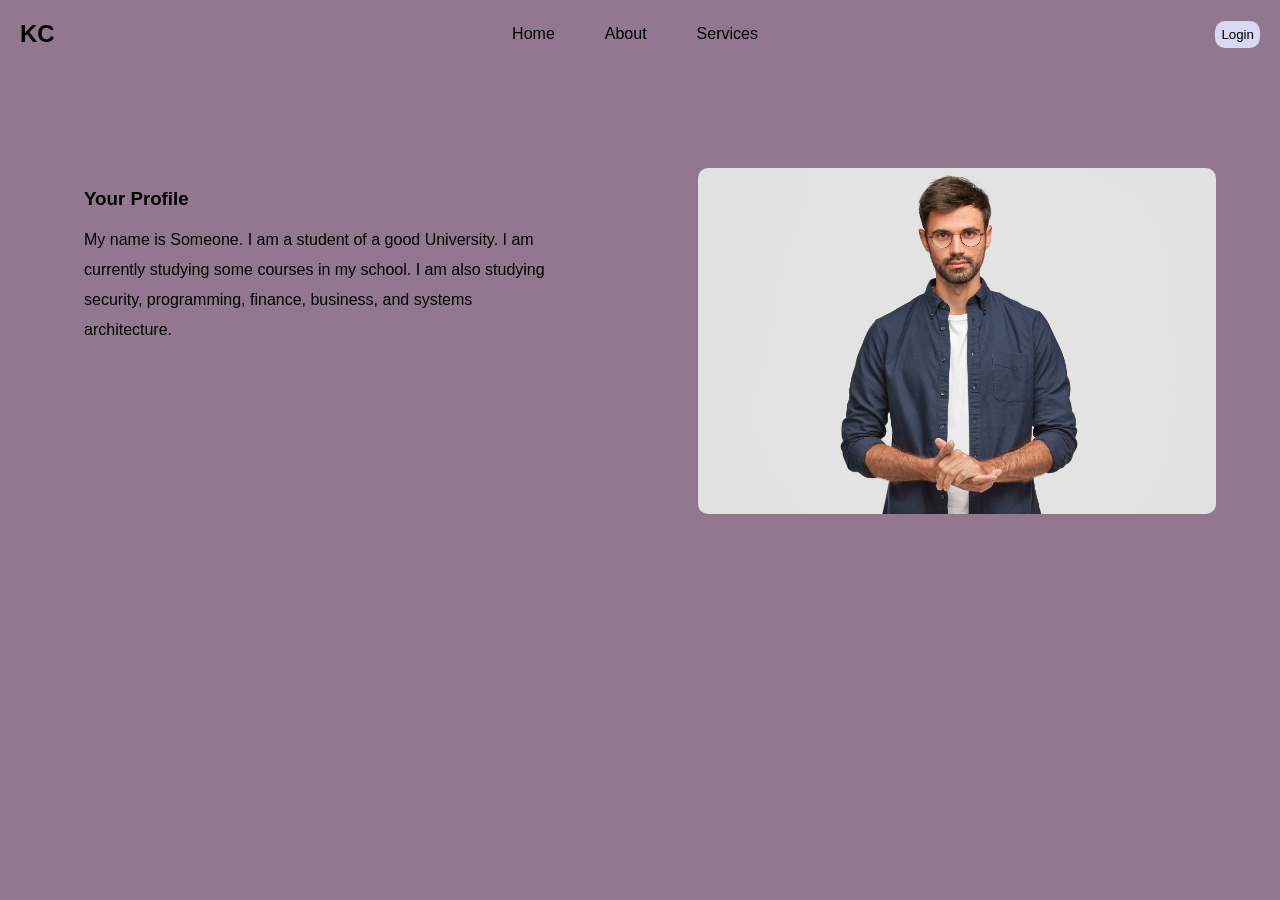
<file: day 2/index.html>
<!DOCTYPE html>
<html lang="en">

<head>
    <meta charset="UTF-8">
    <meta name="viewport" content="width=device-width, initial-scale=1.0">
    <title>My Page</title>
    <link rel="stylesheet" href="style.css">
</head>

<body>

    <header class="header">
        <div class="kc">
            <span>KC</span>
        </div>

        <div class="about-section">
            <ul>
                <li>Home</li>
                <li>About</li>
                <li>Services</li>
            </ul>
        </div>

        <div class="login-button">
            <button>Login</button>
        </div>
        
    </header>

    <div class="container">
        <div class="profile">
            <h3>Your Profile</h3>
            <p>My name is Someone. I am a student of a good University. I am currently studying some courses in my school. I am also studying security, programming, finance, business, and systems architecture. 
</p>
        </div>

        <div class="main-image">
            <img src="pic.jpg" alt="Page picture">
        </div>

    </div>
</body>

</html>
</file>
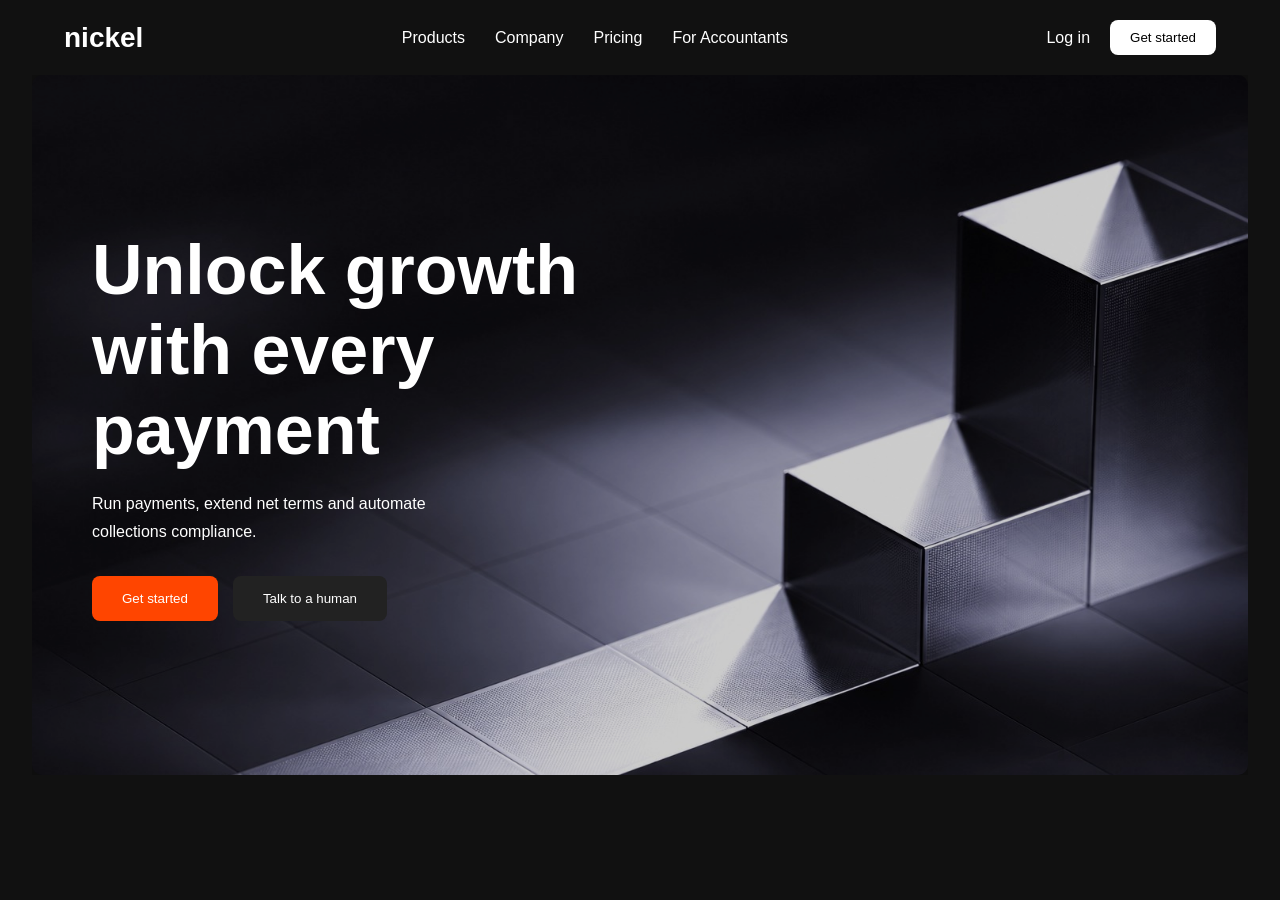
<file: day 3/index.html>
<!DOCTYPE html>
<html lang="en">
<head>
    <meta charset="UTF-8">
    <meta name="viewport" content="width=device-width, initial-scale=1.0">
    <title>My page</title>
    <link rel="stylesheet" href="style.css">
</head>
<body>

    <header>
        <div class="logo">
            <h2>nickel</h2>
        </div>

        <nav>
            <ul>
                <li>Products</li>
                <li>Company</li>
                <li>Pricing</li>
                <li>For Accountants</li>
            </ul>
        </nav>

        <div class="header-button">
            <a href="">Log in</a>
            <button>Get started</button>
        </div>
    </header>

    <section class="main">

        <div class="overlay">

            <div class="content">

                <h1>
                    Unlock growth<br>
                    with every<br>
                    payment
                </h1>

                <p>
                    Run payments, extend net terms and automate
                    collections compliance.
                </p>

                <div class="buttons">
                    <button class="orange">Get started</button>
                    <button class="dark">Talk to a human</button>
                </div>

            </div>

        </div>

    </section>

</body>
</html>
</file>
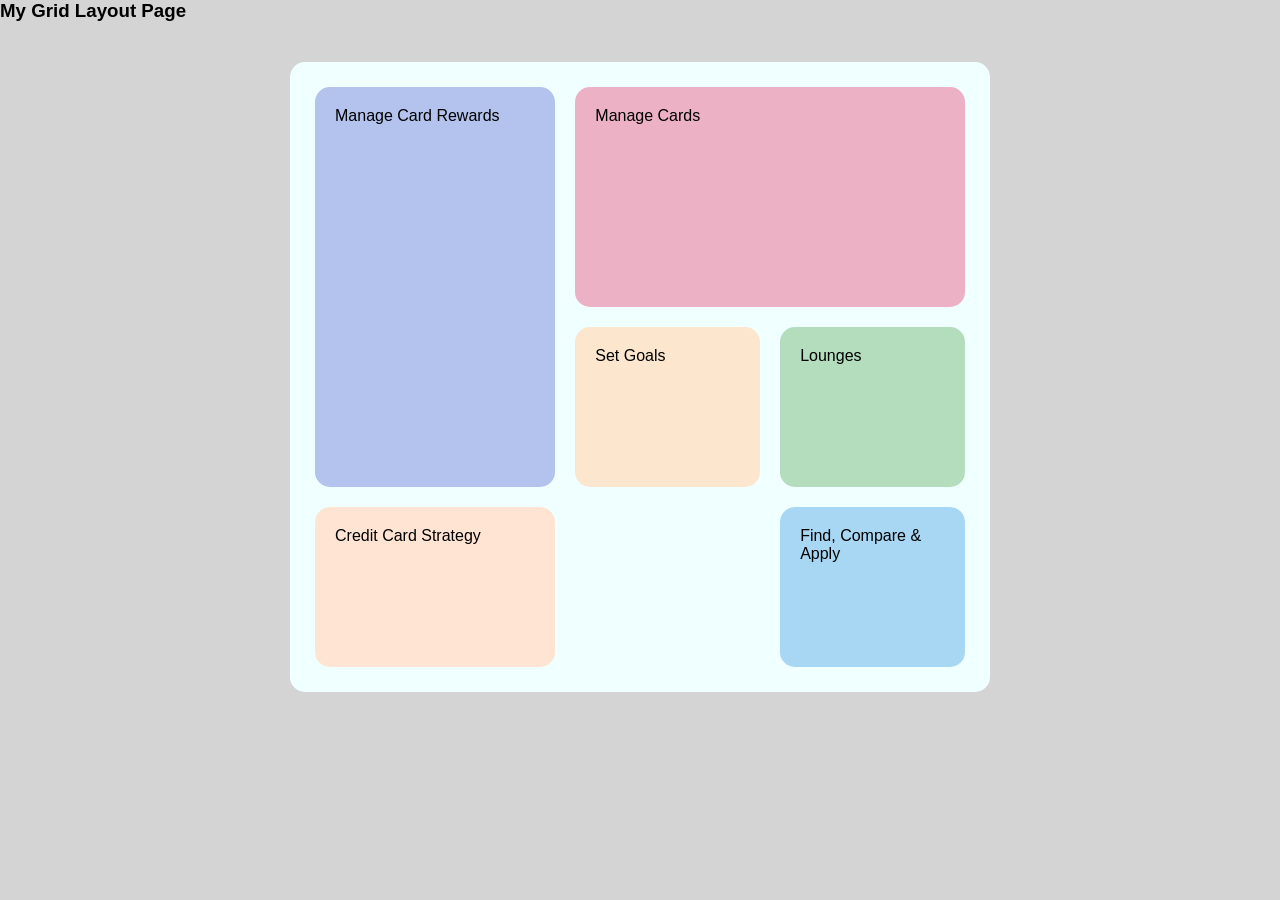
<file: day 4/index.html>
<!DOCTYPE html>
<html lang="en">
<head>
    <meta charset="UTF-8">
    <meta name="viewport" content="width=device-width, initial-scale=1.0">
    <title>Document</title>
    <link rel="stylesheet" href="style.css">
</head>
<body>
    <h3>My Grid Layout Page</h3>

    <div class="container">
        <div class="first-box">
            Manage Card Rewards
        </div>
        <div class="second-box">
            Manage Cards
        </div>
        <div class="third-box">
            Set Goals
        </div>
        <div class="forth-box">
            Lounges
        </div>
        <div class="fifth-box">
            Credit Card Strategy
        </div>
        <div class="sixth-box">
            Find, Compare & Apply
        </div>
    </div>

</body>
</html>
</file>
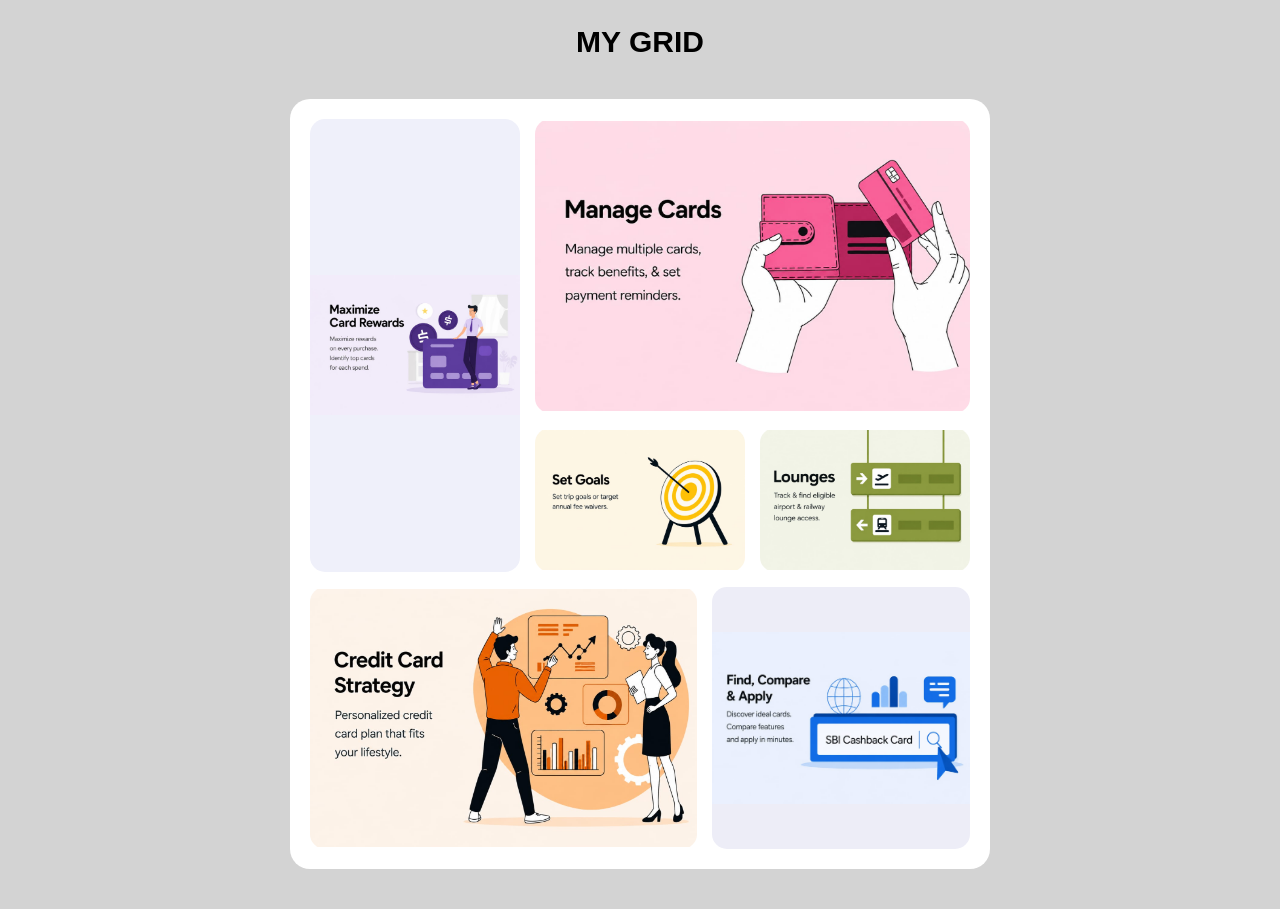
<file: day 5/index.html>
<!DOCTYPE html>
<html lang="en">

<head>
    <meta charset="UTF-8">
    <meta name="viewport" content="width=device-width, initial-scale=1.0">
    <title>Document</title>
    <link rel="stylesheet" href="style.css">
</head>

<body>
    <h3>MY GRID</h3>

    <div class="container">
        <div class="top-section">
            <div class="one"><img src="2.jpeg" alt=""></div>
            <div class="two"><img src="3.jpeg" alt=""></div>
            <div class="three"><img src="1.jpeg" alt=""></div>
            <div class="four"><img src="4.jpeg" alt=""></div>
        </div>
        <div class="bottom-section">
            <div class="five"><img src="6.jpeg" alt=""></div>
            <div class="six"><img src="5.jpeg" alt=""></div>
        </div>
    </div>
</body>

</html>
</file>
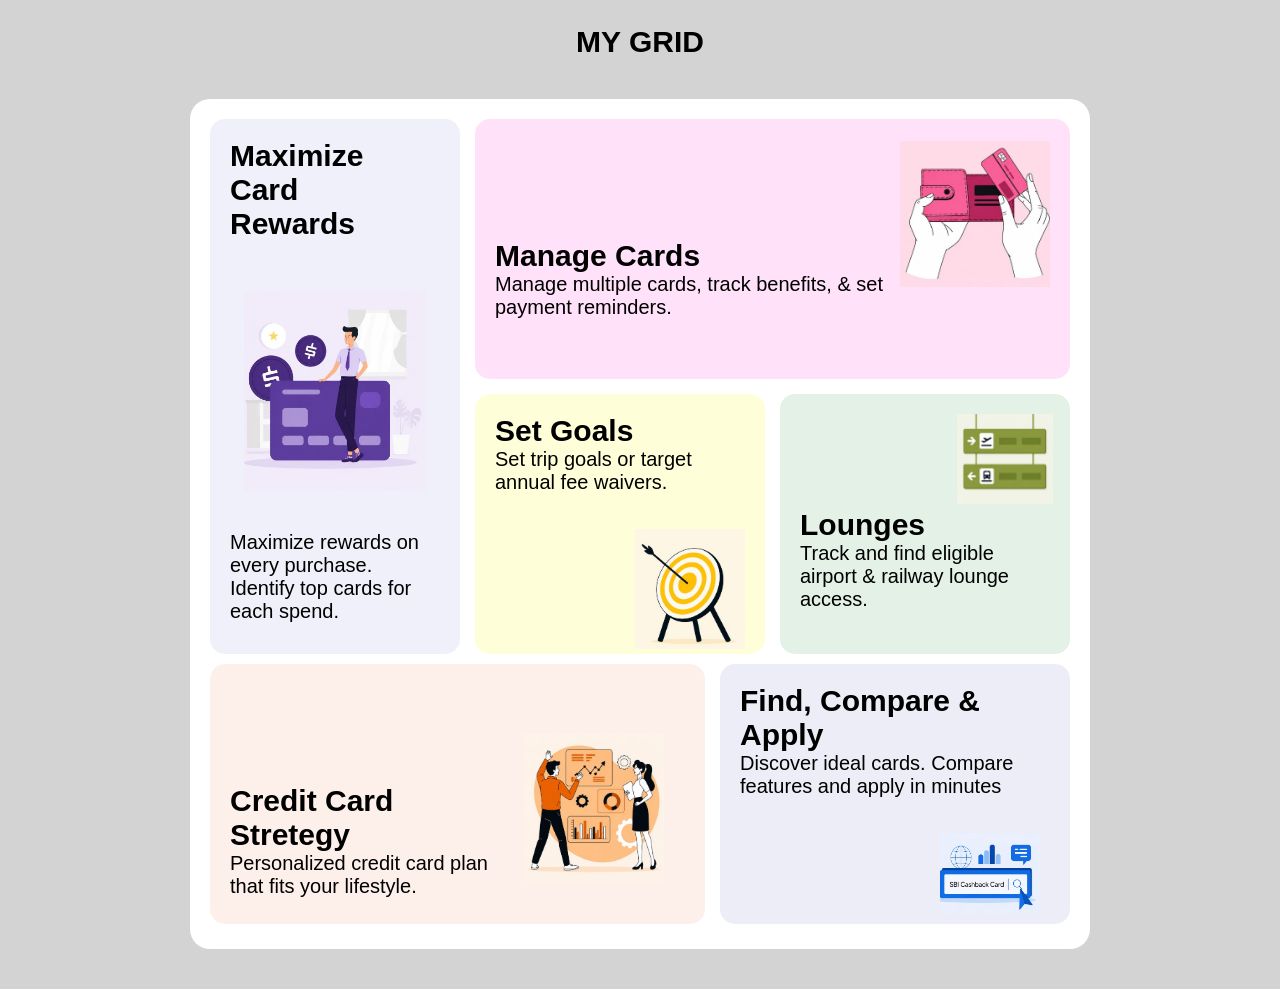
<file: day 6/index.html>
<!DOCTYPE html>
<html lang="en">

<head>
    <meta charset="UTF-8">
    <meta name="viewport" content="width=device-width, initial-scale=1.0">
    <title>Document</title>
    <link rel="stylesheet" href="style.css">
</head>

<body>
    <h2>MY GRID</h2>

    <div class="container">
        <div class="top-section">
            <div class="one">
                <h3>Maximize Card<br> Rewards</h3>
                <img src="1.jpeg" alt="">
                <p>Maximize rewards on every purchase. Identify top cards for each spend.</p>
            </div>
            <div class="two">
                <div class="two-text"><h3>Manage Cards</h3>
                <p>Manage multiple cards, track benefits, & set payment reminders.</p></div>
                <img src="2.jpeg" alt=""></div>
            <div class="three">
                <h3>Set Goals</h3>
                <p>Set trip goals or target annual fee waivers.</p>
                <img src="3.jpeg" alt=""></div>
            <div class="four">
                 <img src="4.jpeg" alt="">
                <h3>Lounges</h3>
                <p>Track and find eligible airport & railway lounge access.</p>
               </div>
        </div>
        <div class="bottom-section">
            <div class="five">
                <div class="five-text">
                    <h3>Credit Card Stretegy</h3>
                <p>Personalized credit card plan that fits your lifestyle.</p>
                </div>
                
                <img src="5.jpeg" alt=""></div>
            <div class="six">
                <h3>Find, Compare & Apply</h3>
                <p>Discover ideal cards. Compare features and apply in minutes</p>
                <img src="6.jpeg" alt=""></div>
        </div>
    </div>
</body>

</html>
</file>
<file: day 1/style.css>
* {
    margin: 0;
    padding: 0;
    box-sizing: border-box;
    font-family: Arial, Helvetica, sans-serif;
}

body {
    background-color: #fffefe;
    display: flex;
    justify-content: center;
    align-items: center;
    min-height: 100vh;
}

.container {
    background-color: #fffefe;
    display: flex;
    width: 900px;
    max-width: 85%;
    align-items: center;
    gap: 100px;    
}

.image-side img {
    width: 100%;
    max-width: 450px;
}

.form-side {
    background-color: white;
    padding: 30px;
    border-radius: 10px;
    box-shadow: 0px 2px 10px gray;
    width: 700px;
}

.social-btn {
    width: 100%;
    padding: 12px;
    margin-top: 10px;
    margin-bottom: 10px;
    border-radius: 5px;
    border: 1px solid #ccc;
    background-color: white;
    cursor: pointer;
}

.social-btn img{
    width: 20px;
    margin-right: 10px;
    vertical-align: middle;
}

h1{
    color: purple;
    margin-bottom: 20px;
}

h2{
    margin-bottom: 5px;
}

label{
    display: block;
    margin-top: 15px;
    margin-bottom: 5px;
}

input[type="text"],
input[type="password"]{
    width: 100%;
    padding: 10px;
    margin-bottom: 15px;
    border-radius: 5px;
    border: 1px solid #ccc;
}

input[type="submit"]{
    width: 100%;
    padding: 12px;
    margin-top: 15px;
    background-color: purple;
    color: white;
    border: none;
    border-radius: 5px;
    cursor: pointer;
}

span{
    display: block;
    text-align: center;
    margin: 15px 0;
}

.rem{
    display: flex;
    justify-content: space-between;
    margin-top: 10px;
    margin-bottom: 15px;
}
</file>
<file: day 14/style.css>
* {
    margin: 0px;
    padding: 0px;
    box-sizing: border-box;
    font-family: Arial, Helvetica, sans-serif;
}

.top {
    background-color: #F5F7FA;
}

nav {
    display: flex;
    justify-content: space-around;
    align-items: center;
    flex-wrap: wrap;
}

nav div {
    margin-top: 1.5rem;
}

.nav-logo {
    display: flex;
    align-items: center;
    gap: 1rem;
}

.nav-logo h1 {
    font-size: 30px;
}

.nav-links {
    display: inline-flex;
    list-style: none;
    justify-content: center;
    gap: 3rem;
}

.nav-links li a {
    text-decoration: none;
    color: #4D4D4D;
    font-size: 16px;    
}

.nav-buttons{
    display: flex;
    gap: 1rem;
}

.nav-login-button {
    font-size: 17px;
    padding: 10px;
    border: 0px;
    color: #4CAF4F;
    background-color: #F5F7FA;
}

.nav-signup-button {
    font-size: 17px;
    padding: 10px;
    border-radius: 10px;
    background-color: #4CAF4F;
    color: #ffffff;
    border: none;
}

.hero{
    margin-top: 100px;
    width: auto; 
}


.container {
    display: flex;
    align-items: center;
    width: 100%;
    flex-wrap: wrap;
    justify-content: center;
    height: auto;
    gap: 100px;
}

.text-side h1 {
    font-size: 55px;
    margin-bottom: 50px;
    color: #4D4D4D;
}

span {
    color: #4CAF4F;
}

.text-side p {
    font-size: 18px;
    color: #4D4D4D;
}

.register-button {
    margin-top: 3rem;
    font-size: 17px;
    padding: 15px;
    border-radius: 10px;
    width: 8rem;
    background-color:#4CAF4F;
    color: #ffffff;
    border: none;
}

.pic-side img {
    width: 100%;
}

.client-section {
    display: flex;
    flex-direction: column;
    align-items: center;
    width: 100%;
}

.our-client {
    display: flex;
    flex-direction: column;
    align-items: center;
    margin-top: 50px;
    width: 80%;
}

.our-client h1 {
    font-size: 40px;
    color: #4D4D4D;
    margin-bottom: 40px;
}

.our-client p {
    font-size: 18px;
    color: #4D4D4D;
    margin-bottom: 40px;
    text-align: center;
}

.client-imgs {
    display: flex;
    gap: 5rem;
}

.manage-community {
    display: flex;
    flex-direction: column;
    align-items: center;
    margin-top: 7rem;
    margin-bottom: 40px
}

.manage-community h1 {
    font-size: 40px;
    text-align: center;
    color: #4D4D4D;
    margin-bottom: 40px; 
}

.manage-community p {
    font-size: 18px;
    color: #4D4D4D;
    
}

.membership {
    display: flex;
    justify-content: space-around;
    flex-wrap: wrap;
    width: 100%;
}

.mem-org, .national, .clubsandgroup {
    text-align: center;
    width: 300px;
    box-shadow: 1px 1px 2px #b9bec0;
}

.membership div h2 {
    font-size: 30px;
    color: #4D4D4D;
}

.membership div p {
    font-size: 18px;
    color: #4D4D4D;
}


.pixelgrade {
    display: flex;
    width: 70%;
    flex-wrap: wrap;
    gap: 80px;
    margin-top: 10rem; 
}

.lowerpic-side {
    flex: 1;
    width: 100%;
}

.lowerpic-side img {
    width: 400px;
} 

.pixelunseen {
    flex: 2;
    display: flex;
    flex-direction: column;
    flex-wrap: wrap;
    margin-bottom: 70px;
}

.pixelunseen h1 {
    font-size: 30px;
    color: #4D4D4D;
}

.pixelunseen p {
    font-size: 18px;
    color: #4D4D4D;
    margin-top: 3rem;
}

.pixelunseen button {
    margin-top: 3rem;
    font-size: 17px;
    padding: 15px;
    border-radius: 10px;
    width: 8rem;
    background-color:#4CAF4F;
    color: #ffffff;
    border: none;
}

.helping-section {
    display: flex;
    flex-wrap: wrap;
    justify-content: center;
    gap: 10rem;
    background-color: #F5F7FA;
    padding: 5rem 0rem;
}

.help-business {
    display: flex;
    flex-direction: column;
}

.help-business h1 {
    font-size: 30px;
    color: #4D4D4D;
}

.help-business p {
    font-size: 18px;
    color: #4D4D4D;
    margin-top: 3rem;
}

.stats {
    display: grid;
    grid-template-areas: 
    "members clubs"
    "event-book payments";
    gap: 3rem 6rem;
}

.stats div h1 {
    font-size: 30px;
    color: #4D4D4D;
}

.stats p {
    font-size: 18px;
    color: #4D4D4D;
}

.members {
    grid-area: members;
    display: flex;
    gap: 1rem;
}

.clubs {
    grid-area: clubs;
    display: flex;
    gap: 1rem;
}

.event-book {
    grid-area: event-book;
    display: flex;
    gap: 1rem;
}

.payments {
    grid-area: payments;
    display: flex;
    gap: 1rem;
}

.num-side {
    display: flex;
    flex-direction: column;
}

.how-to-design {
    width: 100%;
    display: flex;
    justify-content: center;
}

.meet-customer-div {
    display: flex;
    justify-content: center;
    background-color:#F5F7FA;
    padding: 5rem 0rem 5rem 0rem;
}

.meet-customer {
    display: flex;
    width: 80%;
    justify-content: center;
    gap: 2rem;
    flex-wrap: wrap;
}

.black-pic {
    flex: 1;
}

.meet-section {
    flex: 2;
    display: flex;
    flex-direction: column;
}

.tim-smith-texts {
    display: flex;
    flex-direction: column;
    gap: 2rem;
    margin-bottom: 2rem;
}

.tim-smith-texts p{
    font-size: 18px;
    color: #4D4D4D;
    
}

.tim-smith-texts h5 {
    font-size: 20px;
}

.customers {
    display: flex;
    gap: 2rem;
    flex-wrap: wrap; 
}

.customer-logo {
    display: flex;
    gap: 2rem;
    justify-content: center;
    flex-wrap: wrap;
}

.customer-logo img {
    width: 40px;
}

.meet-all, .read-more {
    display: flex;
    align-items: center;
    gap: .7rem;
}

.meet-all h5, .caring-pic-section div h5 {
    font-size: 18px;
}

.caring-section {
    display: flex;
    flex-direction: column;
    padding: 100px 100px 15px 100px;
}

.caring-text {
    display: flex;
    flex-direction: column;
    padding: 5 rem;
}

.caring-text h1 {
    font-size: 30px;
    color: #4D4D4D;
    text-align: center;
    margin-bottom: 2rem;
}

.caring-text p {
    font-size: 18px;
    color: #4D4D4D;
    text-align: center;
    margin: 0rem 10rem 3rem 10rem;
    
}

.caring-pic-section {
    display: flex;
    flex-wrap: wrap;
    justify-content: center;
    gap: 2rem;  
}

.caring-images {
    width: 300px;
}

.first-section, .second-section, .third-section {
    position: relative;
    display: flex;
    flex-direction: column;
    align-items: center;
    width: 300px;
}

.text-box-one, .text-box-two, .text-box-three {
    background-color: #F5F7FA;
    width: 85%;
    position: relative;
    bottom: 5rem;
    border-radius: 10px;
    padding: 1rem;
    display: flex;
    flex-direction: column;
    align-items: center;
    gap: 1.5rem;
    height: 9rem;
    box-shadow: 3px 3px 15px #565f63;
}

.text-box-one p, .text-box-two p, .text-box-three p {
    text-align: center;
    font-size: 17px;
    color: #4D4D4D;
}

.demo-section {
    display: flex;
    flex-direction: column;
    align-items: center;
    margin-bottom: 3rem;
}

.demo-section h1 {
    text-align: center;
    font-size: 50px;
    color: #4D4D4D;
}

.demo-section h5 {
    text-align: center;
    font-size: 16px;
}

.demo-button {
    display: flex;
    align-items: center;
    gap: .5rem;
    background-color:#4CAF4F;
    color: #ffffff;
    padding: 1rem;
    margin-top: 1rem;
    border-radius: 5px;
}

footer {
    display: flex;
    padding: 5rem 15rem 5rem 10rem;
    background-color: #263238;
    width: 100%;
    gap: 2rem;
    flex-wrap: wrap;
}

.logo-section {
    flex: 2;
    display: flex;
    flex-direction: column;
}

.footer-logo {
    display: flex;
    gap: 10px;
    margin-bottom: 2rem;
}

.copyright p {
    font-size: 15px;
}

.socials {
    display: flex;
    gap: 1rem;
    margin-top: 1.5rem;
}

.details {
    flex: 1;
    display: flex;
    flex-direction: column;
    gap: 1.5rem;
}

.column-items {
    display: flex;
    flex-direction: column;
    gap: .5rem;
}

.footer-logo h1, .column-head {
    color: #eeeeee;
}

.copyright p, .column-items{
    color: #b9b9b9;
}

.up-to-date {
    display: flex;
    flex-direction: column;
    gap: 1rem;
}

#email {
    height: 2.5rem;
    border-radius: 0.5rem;
    background: #565f63;
    width: 13rem;
    border: none;
}

.footer-input {
    position: relative;
    display: flex;
}

.email-input::placeholder {
    color: #b9b9b9;
}

.footer-input img {
    position: absolute;
    top: .7rem;
    left: 11.3rem;
}


/*Responsiveness*/

@media (max-width: 480px) {
    nav {
        flex-direction: column;
    }

    .nav-links {
        flex-wrap: wrap;
        gap: 1rem;
    }

    .text-side {
        text-align: center;
    }

    .text-side h1 {
        font-size: 38px;
    }

    /* .text-side p {
        width: 100%;  
    } */

    .pic-side img {
    width: 80%;
    }

    .our-client h1 {
        font-size: 30px;
    }

    .client-imgs {
        flex-wrap: wrap;
        gap: 0rem;
        justify-content: center;
    }

    .manage-community h1 {
        font-size: 30px;
    }

    .membership {
        gap: 2rem;
    }

    .pixelgrade {
        /* width:95%; */
        gap:2rem;
        justify-content:center;
    }

    .lowerpic-side img {
        width: 300px;
    }

    .help-business {
        width: 80%;
    }

    .help-business h1 {
        align-self: center;
    }

    .help-business p {
        text-align: center;
    }

    .stats {
        grid-template-areas: 
        "members" 
        "clubs"
        "event-book" 
        "payments";
        gap: 2rem;
    }

    .caring-section {
    padding: 3rem 1rem;
    }

    .caring-text p {
        margin: 0rem 0rem 3rem 0rem;
    }

    footer {
    padding: 3rem 2.5rem;
    }

    /* img {
    max-width:100%;
    height:auto;
    } */
}

@media (min-width: 481px) and (max-width: 768px) {
    .nav-links {
        flex-wrap: wrap;
        /* gap: 1rem; */
    }

    .text-side {
        text-align: center;
    }

    .text-side h1 {
        font-size: 38px;
        text-align: left;
        justify-self: center;
    }

    .client-imgs {
        flex-wrap: wrap;
        gap: 1rem;
        justify-content: center;
    }

    .stats {
        gap: 2rem 1rem;
    }

    .caring-text p {
        margin: 0rem 0rem 3rem 0rem;
    }

    footer {
    padding: 3rem 2.5rem;
    }
}
</file>
<file: day 15/style.css>
* {
    margin: 0px;
    padding: 0px;
    box-sizing: border-box;
    font-family: Arial, Helvetica, sans-serif;
}

.top {
    background-color: #F5F7FA;
}

nav {
    display: flex;
    justify-content: space-around;
    align-items: center;
    flex-wrap: wrap;
}

nav div {
    margin-top: 1.5rem;
}

.nav-logo {
    display: flex;
    align-items: center;
    gap: 1rem;
}

.nav-logo h1 {
    font-size: 30px;
}

.nav-links {
    display: inline-flex;
    list-style: none;
    justify-content: center;
    gap: 3rem;
}

.nav-links li a {
    text-decoration: none;
    color: #4D4D4D;
    font-size: 16px;
}

.nav-buttons {
    display: flex;
    gap: 1rem;
}

.nav-login-button {
    font-size: 17px;
    padding: 10px;
    border: 0px;
    color: #4CAF4F;
    background-color: #F5F7FA;
}

.nav-signup-button {
    font-size: 17px;
    padding: 10px;
    border-radius: 10px;
    background-color: #4CAF4F;
    color: #ffffff;
    border: none;
}

.check-box {
    display: none;
}

.check-label {
    display: flex;
    flex-direction: column;
    justify-content: space-between;
    width: 30px;
    height: 21px;
    cursor: pointer;
    display: none;
}

.check-span {
    display: block;
    width: 100%;
    height: 3px;
    background-color: rgb(131, 131, 131);
    border-radius: 2px;
}

.hero {
    margin-top: 100px;
    width: auto;
}


.container {
    display: flex;
    align-items: center;
    width: 100%;
    flex-wrap: wrap;
    justify-content: center;
    height: auto;
    gap: 100px;
}

.text-side h1 {
    font-size: 55px;
    margin-bottom: 50px;
    color: #4D4D4D;
}

span {
    color: #4CAF4F;
}

.text-side p {
    font-size: 18px;
    color: #4D4D4D;
}

.register-button {
    margin-top: 3rem;
    font-size: 17px;
    padding: 15px;
    border-radius: 10px;
    width: 8rem;
    background-color: #4CAF4F;
    color: #ffffff;
    border: none;
}

.pic-side img {
    width: 100%;
}

.client-section {
    display: flex;
    flex-direction: column;
    align-items: center;
    width: 100%;
}

.our-client {
    display: flex;
    flex-direction: column;
    align-items: center;
    margin-top: 50px;
    width: 80%;
}

.our-client h1 {
    font-size: 40px;
    color: #4D4D4D;
    margin-bottom: 40px;
}

.our-client p {
    font-size: 18px;
    color: #4D4D4D;
    margin-bottom: 40px;
    text-align: center;
}

.client-imgs {
    display: flex;
    gap: 5rem;
}

.manage-community {
    display: flex;
    flex-direction: column;
    align-items: center;
    margin-top: 7rem;
    margin-bottom: 40px
}

.manage-community h1 {
    font-size: 40px;
    text-align: center;
    color: #4D4D4D;
    margin-bottom: 40px;
}

.manage-community p {
    font-size: 18px;
    color: #4D4D4D;

}

.membership {
    display: flex;
    justify-content: space-around;
    flex-wrap: wrap;
    width: 100%;
}

.mem-org,
.national,
.clubsandgroup {
    text-align: center;
    width: 300px;
    box-shadow: 1px 1px 2px #b9bec0;
}

.membership div h2 {
    font-size: 30px;
    color: #4D4D4D;
}

.membership div p {
    font-size: 18px;
    color: #4D4D4D;
}


.pixelgrade {
    display: flex;
    width: 70%;
    flex-wrap: wrap;
    gap: 80px;
    margin-top: 10rem;
}

.lowerpic-side {
    flex: 1;
    width: 100%;
}

.lowerpic-side img {
    width: 400px;
}

.pixelunseen {
    flex: 2;
    display: flex;
    flex-direction: column;
    flex-wrap: wrap;
    margin-bottom: 70px;
}

.pixelunseen h1 {
    font-size: 30px;
    color: #4D4D4D;
}

.pixelunseen p {
    font-size: 18px;
    color: #4D4D4D;
    margin-top: 3rem;
}

.pixelunseen button {
    margin-top: 3rem;
    font-size: 17px;
    padding: 15px;
    border-radius: 10px;
    width: 8rem;
    background-color: #4CAF4F;
    color: #ffffff;
    border: none;
}

.helping-section {
    display: flex;
    flex-wrap: wrap;
    justify-content: center;
    gap: 10rem;
    background-color: #F5F7FA;
    padding: 5rem 0rem;
}

.help-business {
    display: flex;
    flex-direction: column;
}

.help-business h1 {
    font-size: 30px;
    color: #4D4D4D;
}

.help-business p {
    font-size: 18px;
    color: #4D4D4D;
    margin-top: 3rem;
}

.stats {
    display: grid;
    grid-template-areas:
        "members clubs"
        "event-book payments";
    gap: 3rem 6rem;
}

.stats div h1 {
    font-size: 30px;
    color: #4D4D4D;
}

.stats p {
    font-size: 18px;
    color: #4D4D4D;
}

.members {
    grid-area: members;
    display: flex;
    gap: 1rem;
}

.clubs {
    grid-area: clubs;
    display: flex;
    gap: 1rem;
}

.event-book {
    grid-area: event-book;
    display: flex;
    gap: 1rem;
}

.payments {
    grid-area: payments;
    display: flex;
    gap: 1rem;
}

.num-side {
    display: flex;
    flex-direction: column;
}

.how-to-design {
    width: 100%;
    display: flex;
    justify-content: center;
}

.meet-customer-div {
    display: flex;
    justify-content: center;
    background-color: #F5F7FA;
    padding: 5rem 0rem 5rem 0rem;
}

.meet-customer {
    display: flex;
    width: 80%;
    justify-content: center;
    gap: 2rem;
    flex-wrap: wrap;
}

.black-pic {
    flex: 1;
}

.meet-section {
    flex: 2;
    display: flex;
    flex-direction: column;
}

.tim-smith-texts {
    display: flex;
    flex-direction: column;
    gap: 2rem;
    margin-bottom: 2rem;
}

.tim-smith-texts p {
    font-size: 18px;
    color: #4D4D4D;

}

.tim-smith-texts h5 {
    font-size: 20px;
}

.customers {
    display: flex;
    gap: 2rem;
    flex-wrap: wrap;
}

.customer-logo {
    display: flex;
    gap: 2rem;
    justify-content: center;
    flex-wrap: wrap;
}

.customer-logo img {
    width: 40px;
}

.meet-all,
.read-more {
    display: flex;
    align-items: center;
    gap: .7rem;
}

.meet-all h5,
.caring-pic-section div h5 {
    font-size: 18px;
}

.caring-section {
    display: flex;
    flex-direction: column;
    padding: 100px 100px 15px 100px;
}

.caring-text {
    display: flex;
    flex-direction: column;
    padding: 5 rem;
}

.caring-text h1 {
    font-size: 30px;
    color: #4D4D4D;
    text-align: center;
    margin-bottom: 2rem;
}

.caring-text p {
    font-size: 18px;
    color: #4D4D4D;
    text-align: center;
    margin: 0rem 10rem 3rem 10rem;

}

.caring-pic-section {
    display: flex;
    flex-wrap: wrap;
    justify-content: center;
    gap: 2rem;
}

.caring-images {
    width: 300px;
}

.first-section,
.second-section,
.third-section {
    position: relative;
    display: flex;
    flex-direction: column;
    align-items: center;
    width: 300px;
}

.text-box-one,
.text-box-two,
.text-box-three {
    background-color: #F5F7FA;
    width: 85%;
    position: relative;
    bottom: 5rem;
    border-radius: 10px;
    padding: 1rem;
    display: flex;
    flex-direction: column;
    align-items: center;
    gap: 1.5rem;
    height: 9rem;
    box-shadow: 3px 3px 15px #565f63;
}

.text-box-one p,
.text-box-two p,
.text-box-three p {
    text-align: center;
    font-size: 17px;
    color: #4D4D4D;
}

.demo-section {
    display: flex;
    flex-direction: column;
    align-items: center;
    margin-bottom: 3rem;
}

.demo-section h1 {
    text-align: center;
    font-size: 50px;
    color: #4D4D4D;
}

.demo-section h5 {
    text-align: center;
    font-size: 16px;
}

.demo-button {
    display: flex;
    align-items: center;
    gap: .5rem;
    background-color: #4CAF4F;
    color: #ffffff;
    padding: 1rem;
    margin-top: 1rem;
    border-radius: 5px;
}

footer {
    display: flex;
    padding: 5rem 15rem 5rem 10rem;
    background-color: #263238;
    width: 100%;
    gap: 2rem;
    flex-wrap: wrap;
}

.logo-section {
    flex: 2;
    display: flex;
    flex-direction: column;
}

.footer-logo {
    display: flex;
    gap: 10px;
    margin-bottom: 2rem;
}

.copyright p {
    font-size: 15px;
}

.socials {
    display: flex;
    gap: 1rem;
    margin-top: 1.5rem;
}

.details {
    flex: 1;
    display: flex;
    flex-direction: column;
    gap: 1.5rem;
}

.column-items {
    display: flex;
    flex-direction: column;
    gap: .5rem;
}

.footer-logo h1,
.column-head {
    color: #eeeeee;
}

.copyright p,
.column-items {
    color: #b9b9b9;
}

.up-to-date {
    display: flex;
    flex-direction: column;
    gap: 1rem;
}

#email {
    height: 2.5rem;
    border-radius: 0.5rem;
    background: #565f63;
    width: 13rem;
    border: none;
}

.footer-input {
    position: relative;
    display: flex;
}

.email-input::placeholder {
    color: #b9b9b9;
}

.footer-input img {
    position: absolute;
    top: .7rem;
    left: 11.3rem;
}


/*Responsiveness*/

@media (max-width: 480px) {
    nav {
        flex-direction: column;
        align-items: flex-start;
        padding-left: 2rem;
        position: relative;
    }

    .check-label {
        order: -1;
        position: absolute;

    }

    .nav-links,
    .nav-buttons {
        display: none;
    }

    .nav-links {
        flex-wrap: wrap;
        gap: 1rem;
        flex-direction: column;
        justify-content: start;
    }

    .text-side {
        text-align: center;
    }

    .text-side h1 {
        font-size: 38px;
    }

    .check-label {
        display: flex;
        position: absolute;
        top: 30px;
        right: 20px;
    }

    /* .check-span {
        transform-origin: center;
    } */

    #check:checked~.nav-links {
        display: flex;
    }

    #check:checked~.nav-buttons {
        display: flex;
    }

    /* #check:checked {
        transform: translateY(0);
    } */

    #check:checked+.check-label .check-span:nth-child(1) {
        transform: translateY(8px) rotate(45deg);
    }

    #check:checked+.check-label .check-span:nth-child(2) {
        opacity: 0;
    }

    #check:checked+.check-label .check-span:nth-child(3) {
        transform: translateY(-8px) rotate(-45deg);
    }

    /* .text-side p {
        width: 100%;  
    } */

    .pic-side img {
        width: 80%;
    }

    .our-client h1 {
        font-size: 30px;
    }

    .client-imgs {
        flex-wrap: wrap;
        gap: 0rem;
        justify-content: center;
    }

    .manage-community h1 {
        font-size: 30px;
    }

    .membership {
        gap: 2rem;
    }

    .pixelgrade {
        /* width:95%; */
        gap: 2rem;
        justify-content: center;
    }

    .lowerpic-side img {
        width: 300px;
    }

    .help-business {
        width: 80%;
    }

    .help-business h1 {
        align-self: center;
    }

    .help-business p {
        text-align: center;
    }

    .stats {
        grid-template-areas:
            "members"
            "clubs"
            "event-book"
            "payments";
        gap: 2rem;
    }

    .caring-section {
        padding: 3rem 1rem;
    }

    .caring-text p {
        margin: 0rem 0rem 3rem 0rem;
    }

    footer {
        padding: 3rem 2.5rem;
    }

    /* img {
    max-width:100%;
    height:auto;
    } */
}

@media (min-width: 481px) and (max-width: 768px) {
    .nav-links {
        flex-wrap: wrap;
        /* gap: 1rem; */
    }

    .text-side {
        text-align: center;
    }

    .text-side h1 {
        font-size: 38px;
        text-align: left;
        justify-self: center;
    }

    .client-imgs {
        flex-wrap: wrap;
        gap: 1rem;
        justify-content: center;
    }

    .stats {
        gap: 2rem 1rem;
    }

    .meet-customer {
        flex-direction: column;
        align-items: center;
    }

    /* .tim-smith-texts p {
        text-align: center;
    } */

    .caring-text p {
        margin: 0rem 0rem 3rem 0rem;
    }

    footer {
        padding: 3rem 2.5rem;
    }
}
</file>
<file: day 16/style.css>
* {
    box-sizing: border-box;
    padding: 0px;
    margin: 0px;
    font-family: Arial, Helvetica, sans-serif;
}

body {
    background-color: #f7f6f6;
}

header {
    width: 100%;
    display: flex;
    justify-content: center;
    background-color: #fafafa;
    box-shadow: 2px 2px 10px#cccdcf;
    position: sticky;
    top: 0;
    z-index: 1000;
}

nav {
    display: flex;
    justify-content: space-between;
    width: 90%;
    align-items: center;
    margin: 1rem 0rem;
    gap: 2rem;
    
}

.nav-brand-name,
.search-box,
.nav-buttons-cart {
    flex: 1;
}

.nav-brand-name {
    display: flex;
    align-items: center;
    gap: 1.2rem;
}

.nav-brand-name h1 {
    font-size: 25px;
}

.nav-brand-name p {
    font-size: 15px;
    color: #364153;
}

.check-box {
    display: none;
}

.check-label {
    display: flex;
    flex-direction: column;
    justify-content: space-between;
    width: 30px;
    height: 21px;
    cursor: pointer;
    display: none;
}

.check-span {
    display: block;
    width: 100%;
    height: 3px;
    background-color: rgb(0, 0, 0);
    border-radius: 2px;
}

span {
    color: #f59e0b;
}

.search-box {
    /* width: 33%; */
    flex: 1.3;
    display: flex;
    justify-content: center;
}

.nav-input-div {
    width: 100%;
    position: relative;
}

.search-box img {
    position: absolute;
    width: 20px;
    height: 20px;
    left: 12px;
    top: 50%;
    transform: translateY(-50%);
    /* pointer-events: none; */
}

.nav-input {
    width: 100%;
    height: 42px;
    border-radius: 25px;
    border: 1px solid #d1d5db;
    padding-left: 42px;
    padding-right: 20px;
    outline: none;
    font-size: 15px;
}

.nav-buttons-cart {
    flex: 1;
    display: flex;
    justify-content: flex-end;
    align-items: center;
    gap: 1.5rem;
    /* width: 33%;
    flex-wrap: wrap; */
}

.nav-buttons {
    display: flex;
    gap: .8rem;
}

.nav-buttons button {
    border-radius: 25px;
    width: 85px;
    height: 38px;
    padding: 3px;
    border: none;
    cursor: pointer;
    font-size: .9rem;
}

.nav-signin-btn {
    background-color: #fafafa;
    color: #364153;
}

.nav-signup-btn {
    background-color: #f59e0b;
}

.hero {
    text-align: center;
    margin-top: 3rem;
}

.hero h1 {
    font-size: 3rem;
    margin-bottom: .8rem;
}

.hero p {
    color: #1b1e24;
}

.container {
    margin: 2.5rem;
    line-height:1.6;
    width:95%;
    margin:50px auto;
}

.items {
    display: grid;
    grid-template-columns: repeat(3, 1fr);
    gap: 20px;
}

.box{
    background:#fff;
    border-radius:18px;
    overflow:hidden;
    box-shadow:0 5px 15px rgba(0,0,0,.08);
    transition:.3s;
    padding-bottom:20px;
}

.card-image{
    width:100%;
    height:280px;
    background:white;
}

.card-image img{
    width:100%;
    height:100%;
    object-fit:cover;
}

.card-image img:hover {
    opacity: 0.7;
}

.box h3{
    margin:20px 18px 0px;
    font-size:17px;
    text-align:left;
}

.box p{
    margin:0 18px 20px;
    color:#000000;
    font-size:22px;
    font-weight:bold;
    text-align:left;
}

.box:hover{
    transform:translateY(-8px);
    box-shadow:0 10px 20px rgba(0,0,0,.12);
}

.cart-btn{
    width:85%;
    height:45px;
    margin:auto;
    display:block;
    border:none;
    border-radius:25px;
    background:#f59e0b;
    font-size:17px;
    cursor:pointer;
}

footer{
    background:#fff;
    padding:70px 5%;
    margin-top:80px;
}

/* Newsletter */

.newsletter{
    text-align:center;
}

.newsletter h2{
    font-size:2.2rem;
    margin-bottom:15px;
}

.newsletter p{
    color:#6b7280;
    margin-bottom:30px;
}

.newsletter-input{
    display:flex;
    justify-content:center;
    align-items:center;
    gap:10px;
}

.newsletter-input input{
    width:360px;
    height:45px;
    border:1px solid #d1d5db;
    border-radius:30px;
    padding:0 20px;
    outline:none;
    font-size:15px;
}

.newsletter-input button{
    width:45px;
    height:45px;
    border:none;
    border-radius:50%;
    background:#f59e0b;
    cursor:pointer;
    font-size:18px;
}

.newsletter-input button:hover{
    background:#e69500;
}

hr{
    margin:60px 0;
    border:none;
    border-top:1px solid #e5e7eb;
}

/* Footer */

.footer-content{
    display:flex;
    justify-content:space-between;
    gap:40px;
    flex-wrap:wrap;
}

.footer-about{
    flex:2;
}

.footer-about h2{
    margin-bottom:20px;
    font-size:2rem;
}

.footer-about span{
    color:#f59e0b;
}

.footer-about p{
    color:#6b7280;
    line-height:1.8;
    margin-bottom:15px;
}

/* Contact */

.footer-contact p{
    display:flex;
    align-items:center;
    gap:12px;
}

.footer-contact i{
    color:#f59e0b;
    width:18px;
}

/* Social Icons */

.social-icons{
    display:flex;
    gap:15px;
    margin-top:25px;
}

.social-icons a{
    width:40px;
    height:40px;
    background:#f3f4f6;
    border-radius:50%;
    display:flex;
    justify-content:center;
    align-items:center;
    text-decoration:none;
    color:#1f2937;
    transition:.3s;
}

.social-icons a:hover{
    background:#f59e0b;
    color:#fff;
}

/* Links */

.footer-links{
    flex:1;
    display:flex;
    flex-direction:column;
}

.footer-links h3{
    margin-bottom:20px;
    font-size:18px;
}

.footer-links a{
    text-decoration:none;
    color:#6b7280;
    margin-bottom:15px;
    transition:.3s;
}

.footer-links a:hover{
    color:#f59e0b;
}

.footer-bottom{
    display:flex;
    justify-content:space-between;
    align-items:center;
    width:90%;
    margin:40px auto 0;
}

.footer-bottom-left p{
    color:#6b7280;
    margin-bottom:8px;
    font-size:15px;
}

.footer-bottom-left i{
    color:#ef4444;
    margin:0 5px;
}

.footer-bottom-left strong{
    color:#111827;
    font-weight:600;
}

.footer-bottom-right{
    display:flex;
    gap:30px;
}

.footer-bottom-right a{
    text-decoration:none;
    color:#6b7280;
    transition:.3s;
}

.footer-bottom-right a:hover{
    color:#f59e0b;
}


@media (max-width: 875px) {
    nav {
        width: 100%;
        padding: 18px 20px;
        position: relative;
        display: flex;
        justify-content: space-between;
        align-items: center;
        flex-wrap: wrap;
    }

    .nav-brand-name {
        flex: 1;
        display: flex;
        align-items: center;
        gap: 1rem;
        flex-wrap: nowrap;
    }

    .nav-brand-name p {
        margin-left: .3rem;
    }

    .check-label{
    position: absolute;
    top: 20px;
    right: 20px;
    display: flex;
}

    .search-box,
    .nav-buttons {
        display: none;
    }


    .nav-buttons-cart {
        display: flex;
        align-items: center;
        justify-content: center;
        flex: none;
        margin-right: 3.5rem;
    }


    #check:checked~.search-box {
        display: flex;
        width: 100%;
        order: 2;
        margin-top: 1rem;
    }

    #check:checked~.nav-buttons-cart .nav-buttons {
        display: flex;
    }

    #check:checked+.check-label .check-span:nth-child(1) {
        transform: translateY(8px) rotate(45deg);
    }

    #check:checked+.check-label .check-span:nth-child(2) {
        opacity: 0;
    }

    #check:checked+.check-label .check-span:nth-child(3) {
        transform: translateY(-8px) rotate(-45deg);
    }

    #check:checked~.search-box {
        display: flex;
        width: 100%;
        order: 4;
    }

    #check:checked~.nav-buttons-cart {
        width: 100%;
        order: 3;
        justify-content: flex-start;
        margin-right: 0;
    }
}

@media (max-width: 480px) {

    /* Navigation */

    .nav-brand-name h1{
        font-size:20px;
    }

    .nav-brand-name p{
        display:none;
    }

    .nav-buttons-cart{
        margin-right:3rem;
    }

    /* Hero */

    .hero{
        margin:2rem 1rem;
    }

    .hero h1{
        font-size:2rem;
    }

    .hero p{
        font-size:.95rem;
    }

    /* Products */

    .container{
        width:95%;
        margin:30px auto;
    }

    .items{
        grid-template-columns:1fr;
        gap:20px;
    }

    .card-image{
        height:250px;
    }

    /* Newsletter */

    .newsletter h2{
        font-size:1.8rem;
    }

    .newsletter-input{
        flex-direction:column;
    }

    .newsletter-input input{
        width:100%;
    }

    /* Footer */

    .footer-content{
        flex-direction:column;
        gap:30px;
    }

    .footer-links{
        width:100%;
    }

    .footer-bottom{
        flex-direction:column;
        text-align:center;
        gap:20px;
    }

    .footer-bottom-right{
        justify-content:center;
        flex-wrap:wrap;
    }

}

@media (max-width: 990px){

    .items{
        grid-template-columns: repeat(2, 1fr);
    }

}

@media (max-width: 650px){

    .items{
        grid-template-columns: 1fr;
    }

}
</file>
<file: day 2/style.css>
* {
    margin: 0;
    padding: 0;
    box-sizing:border-box;
    font-family: Arial, Helvetica, sans-serif;
}

body {
    background-color: rgb(146, 120, 143); 

}

.header {
    display: flex;
    justify-content: space-between;
    align-items: center;
    padding: 20px;
    
}

.kc {
    font-size: 24px;
    font-weight: bold;
}

.about-section li {
    list-style: none;

}

.about-section ul {
    display: flex;
    gap: 50px;
}

.login-button button {
    padding: 6px;
    background-color: rgb(216, 216, 243);
    border-radius: 10px;
    border: 0px;
}

.container {
    display: flex;
    justify-content: space-between;
    width: 90%;
    margin: 40px auto;
    margin-top: 100px;
}

.profile {
    width: 45%;
    padding: 20px;
}

.profile h3 {
    margin-bottom: 15px;
}

.profile p {
    line-height: 30px;
}

.main-image{
    width: 45%;
}

.main-image img {
    width: 100%;
    border-radius: 10px;
}
</file>
<file: day 3/style.css>
*{
    margin:0;
    padding:0;
    box-sizing:border-box;
    font-family:Arial, Helvetica, sans-serif;
}

body{
    background-color:#111;
}

header{
    width:90%;
    margin:auto;
    display:flex;
    justify-content:space-between;
    align-items:center;
    padding:20px 0;
    color:white;
}

.logo h2{
    font-size:28px;
}

nav ul{
    display:flex;
    list-style:none;
    gap:30px;
}

nav li{
    cursor:pointer;
}

.header-button{
    display:flex;
    align-items:center;
    gap:20px;
}

.header-button a{
    text-decoration:none;
    color:white;
}

.header-button button{
    background:white;
    color:black;
    border:none;
    padding:10px 20px;
    border-radius:8px;
    cursor:pointer;
}

.main{
    width:95%;
    height:700px;
    margin:auto;
    background-image:url("background.jpeg");
    background-size:cover;
    background-position:center;
    border-radius:10px;
}

.overlay{
    width:100%;
    height:100%;
    background:rgba(0,0,0,0.2);
    display:flex;
    align-items:center;
}

.content{
    color:white;
    margin-left:60px;
}

.content h1{
    font-size:70px;
    margin-bottom:20px;
}

.content p{
    width:400px;
    line-height:28px;
    margin-bottom:30px;
}

.buttons{
    display:flex;
    gap:15px;
}

.orange{
    background:orangered;
    color:white;
    border:none;
    padding:15px 30px;
    border-radius:8px;
}

.dark{
    background:#222;
    color:white;
    border:none;
    padding:15px 30px;
    border-radius:8px;
}
</file>
<file: day 4/style.css>
* {
    padding: 0px;
    margin: 0px;
    box-sizing: border-box;
    font-family: Arial, Helvetica, sans-serif;
}

body {
    background-color: rgb(212, 212, 212);
}

.container {
    display: grid;
    grid-template-areas: "first second second"
    "first third forth"
    "fifth . sixth";
    grid-template-columns: 1.3fr 1fr 1fr;
    background-color: azure;
    gap: 20px;
    padding: 25px;
    border-radius: 15px;
    width: 700px;
    align-items: center;
    ;
    margin: 40px auto;
    grid-template-rows: 220px 160px 160px;

}

.container > div {
    border-radius: 15px;
    padding: 20px;
    width: 100%;
    height: 100%;
}

.first-box {
    grid-area: first;
    background-color: rgb(179, 195, 238);
}

.second-box {
    grid-area: second;
    background-color: rgb(236, 177, 197);
}

.third-box {
    grid-area: third;
    background-color: rgb(252, 231, 206);
}

.forth-box {
    grid-area: forth;
    background-color: rgb(179, 221, 189);
}

.fifth-box {
    grid-area: fifth;
    background-color: rgb(255, 228, 211);
    grid-column: ;
}

.sixth-box {
    grid-area: sixth;
    background-color: rgb(167, 215, 243);
}
</file>
<file: day 5/style.css>
* {
    padding: 0;
    margin: 0;
    box-sizing: border-box;
    font-family: Arial, Helvetica, sans-serif;
}

body {
    background-color: rgb(211, 211, 211);
    align-items: center;
}

h3{
    text-align: center;
    margin: 25px;
    font-size: 30px;
}

.container {
    width: 700px;
    display: grid;
    grid-template-rows: auto auto;
    background-color: white;
    margin: 40px auto;
    padding: 20px;
    gap: 15px;
    border-radius: 20px;

    
}

.top-section{
    min-height: 350px;
}

.bottom-section{
    min-height: 180px;
}

.top-section {
    display: grid;
    grid-template-areas: "one two two"
    "one three four";
    grid-template-columns: 1fr 1fr 1fr;
    gap: 15px;  
}

.top-section > div {
    border-radius: 15px;
}

.top-section div.one {
    grid-area: one;
    background-color: rgb(239, 240, 250);
}

.top-section div.two {
    grid-area: two;
}

.top-section div.three {
    grid-area: three;
}

.top-section div.four {
    grid-area: four;
}

.bottom-section {
    display: grid;
    grid-template-columns: 1.5fr 1fr;
    gap: 15px;  
}

.bottom-section > div {
    border-radius: 15px;
}

.bottom-section div.six {
    background-color: rgb(237, 237, 247);
}

img{
    width:100%;
    height: 100%;
    object-fit: contain;
    border-radius:15px;
}

/* .two img{
    width:100%;
    height: 100px;
    object-fit: contain;
    border-radius:15px;
} */
</file>
<file: day 6/style.css>
* {
    padding: 0;
    margin: 0;
    box-sizing: border-box;
    font-family: Arial, Helvetica, sans-serif;
}

body {
    background-color: rgb(211, 211, 211);
    align-items: center;
}

h2 {
    text-align: center;
    margin: 25px;
    font-size: 30px;
}

h3 {
    font-size: 30px;
}

p {
    font-size: 20px;
}

.container {
    width: 900px;
    display: grid;
    grid-template-rows: 2fr 1fr;
    background-color: white;
    margin: 40px auto;
    padding: 20px;
    gap: 15px;
    border-radius: 20px; 
    height: 850px   
}

.top-section{
    min-height: 350px;
}

.bottom-section{
    min-height: 180px;
}

.top-section {
    display: grid;
    grid-template-areas: "one two two"
    "one three four";
    grid-template-columns: 1fr 1fr 1fr;
    gap: 15px;  
}

.top-section > div {
    border-radius: 15px;
    padding: 20px;
}

.top-section div.one {
    grid-area: one;
    background-color: rgb(239, 240, 250);
    display: flex;
    flex-direction: column;
    align-items: center;
}

.top-section div.two {
    grid-area: two;
}

.top-section div.three {
    grid-area: three;
}

.top-section div.four {
    grid-area: four;
}

.bottom-section {
    display: grid;
    grid-template-columns: 1.5fr 1fr;
    gap: 15px;  
}

.bottom-section > div {
    border-radius: 15px;
    padding: 20px;
}

.bottom-section div.six {
    background-color: rgb(237, 237, 247);
}

.one img {
    width: 200px;
    height: 200px;
    object-fit: contain;
    margin-top: 50px;
}

.one p {
    margin-top: 40px;
}

.two img {
    width: 150px;
    height: 150px;
    object-fit: contain;
}

.two {
    display: flex;
    background-color: rgb(255, 226, 249);
    height: 260px;
}

.two-text {
    margin-top: 100px;
}

.three img {
    width: 150px;
    height: 120px;
    object-fit: contain;
    margin: 35px 120px;
}

.three {
    background-color: rgb(254, 255, 217);
    width: 290px;
    height: 260px;
}

.four img {
    width: 350px;
    height: 90px;
    object-fit: contain;
    margin: 0px 30px ;

}

.four {
    background-color: rgb(227, 241, 230);
    height: 260px;
    width: 290px;
    padding: auto;
}

.five {
    display: flex;
    background-color: rgba(250, 223, 211, 0.466);
    height: 260px;
}

.five img {
    width: 300px;
    height: 150px;
    object-fit: contain;
    margin-top: 50px;
}

.five-text {
    margin-top: 100px;
}

.six {
    height: 260px;
    width: 350px;
}

.six img {
    width: 100px;
    height: 90px;
    object-fit: contain;
    margin: 30px 200px;
}
</file>
